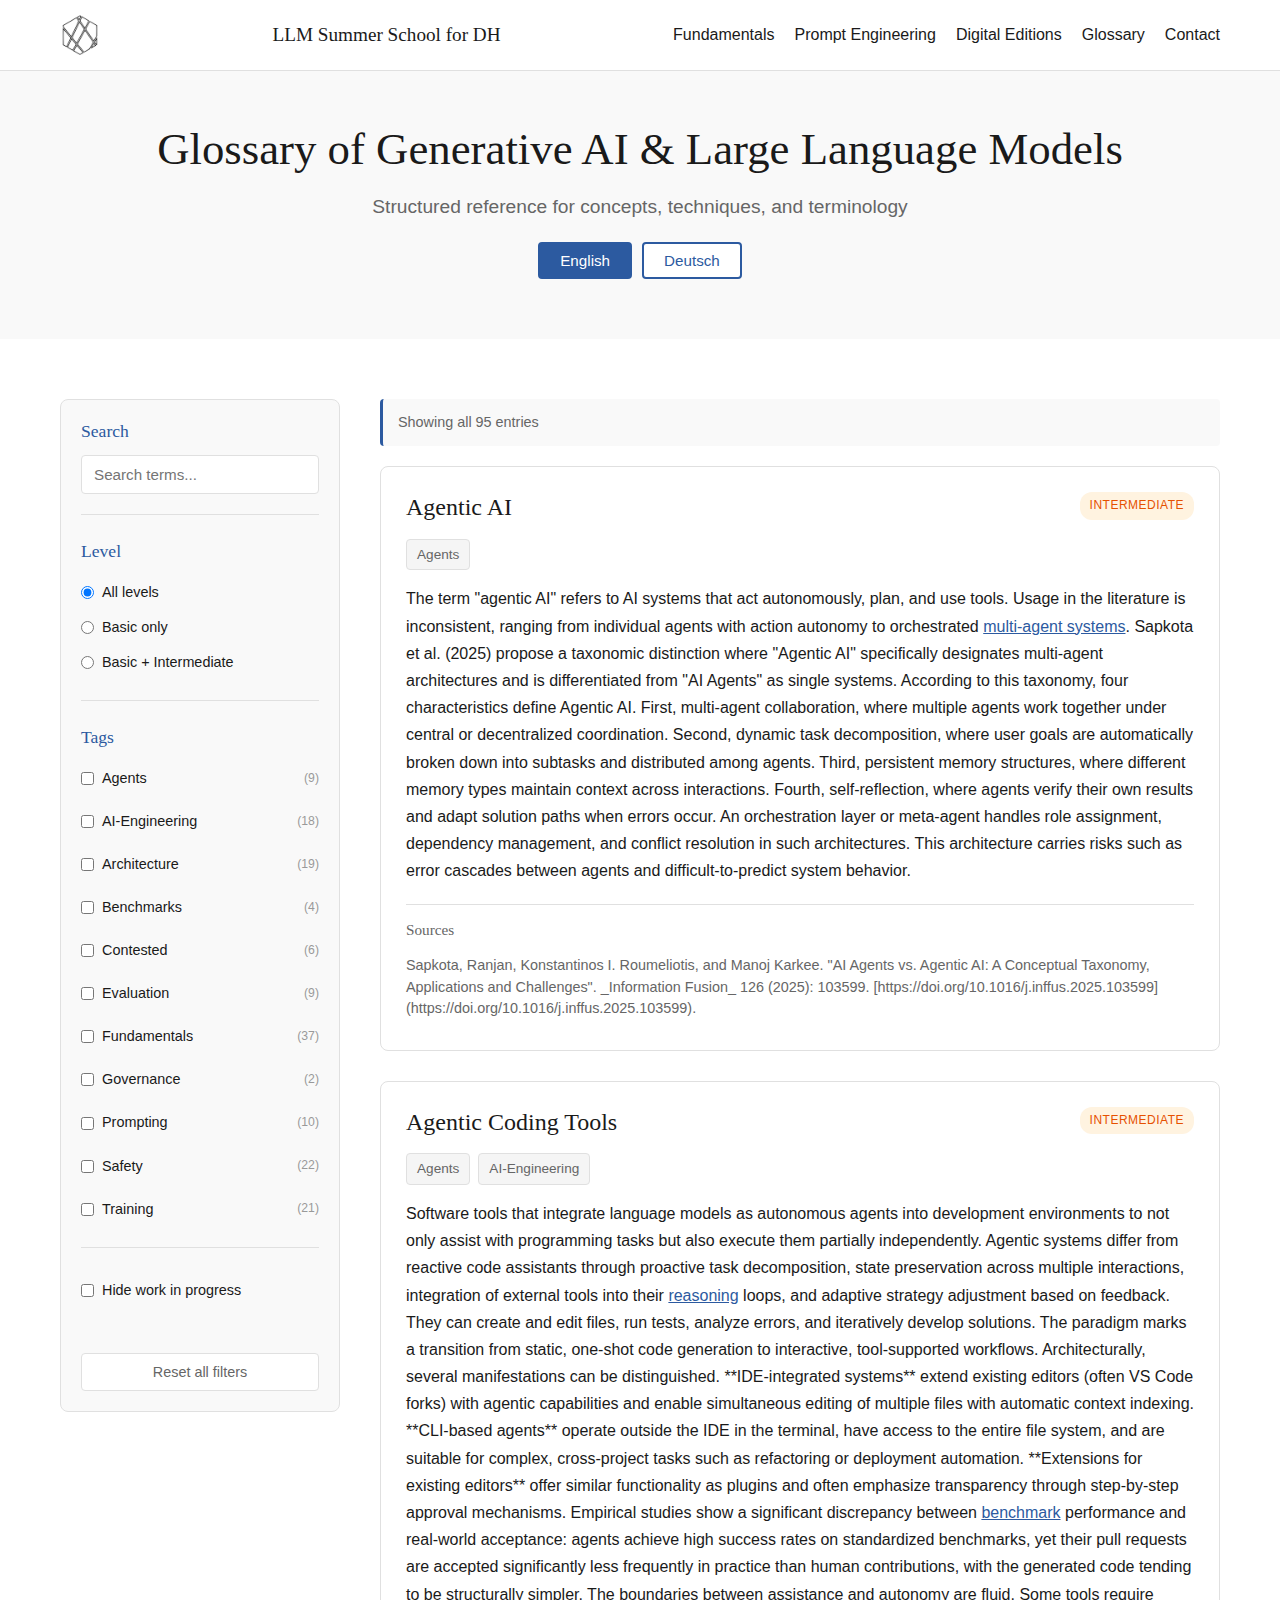
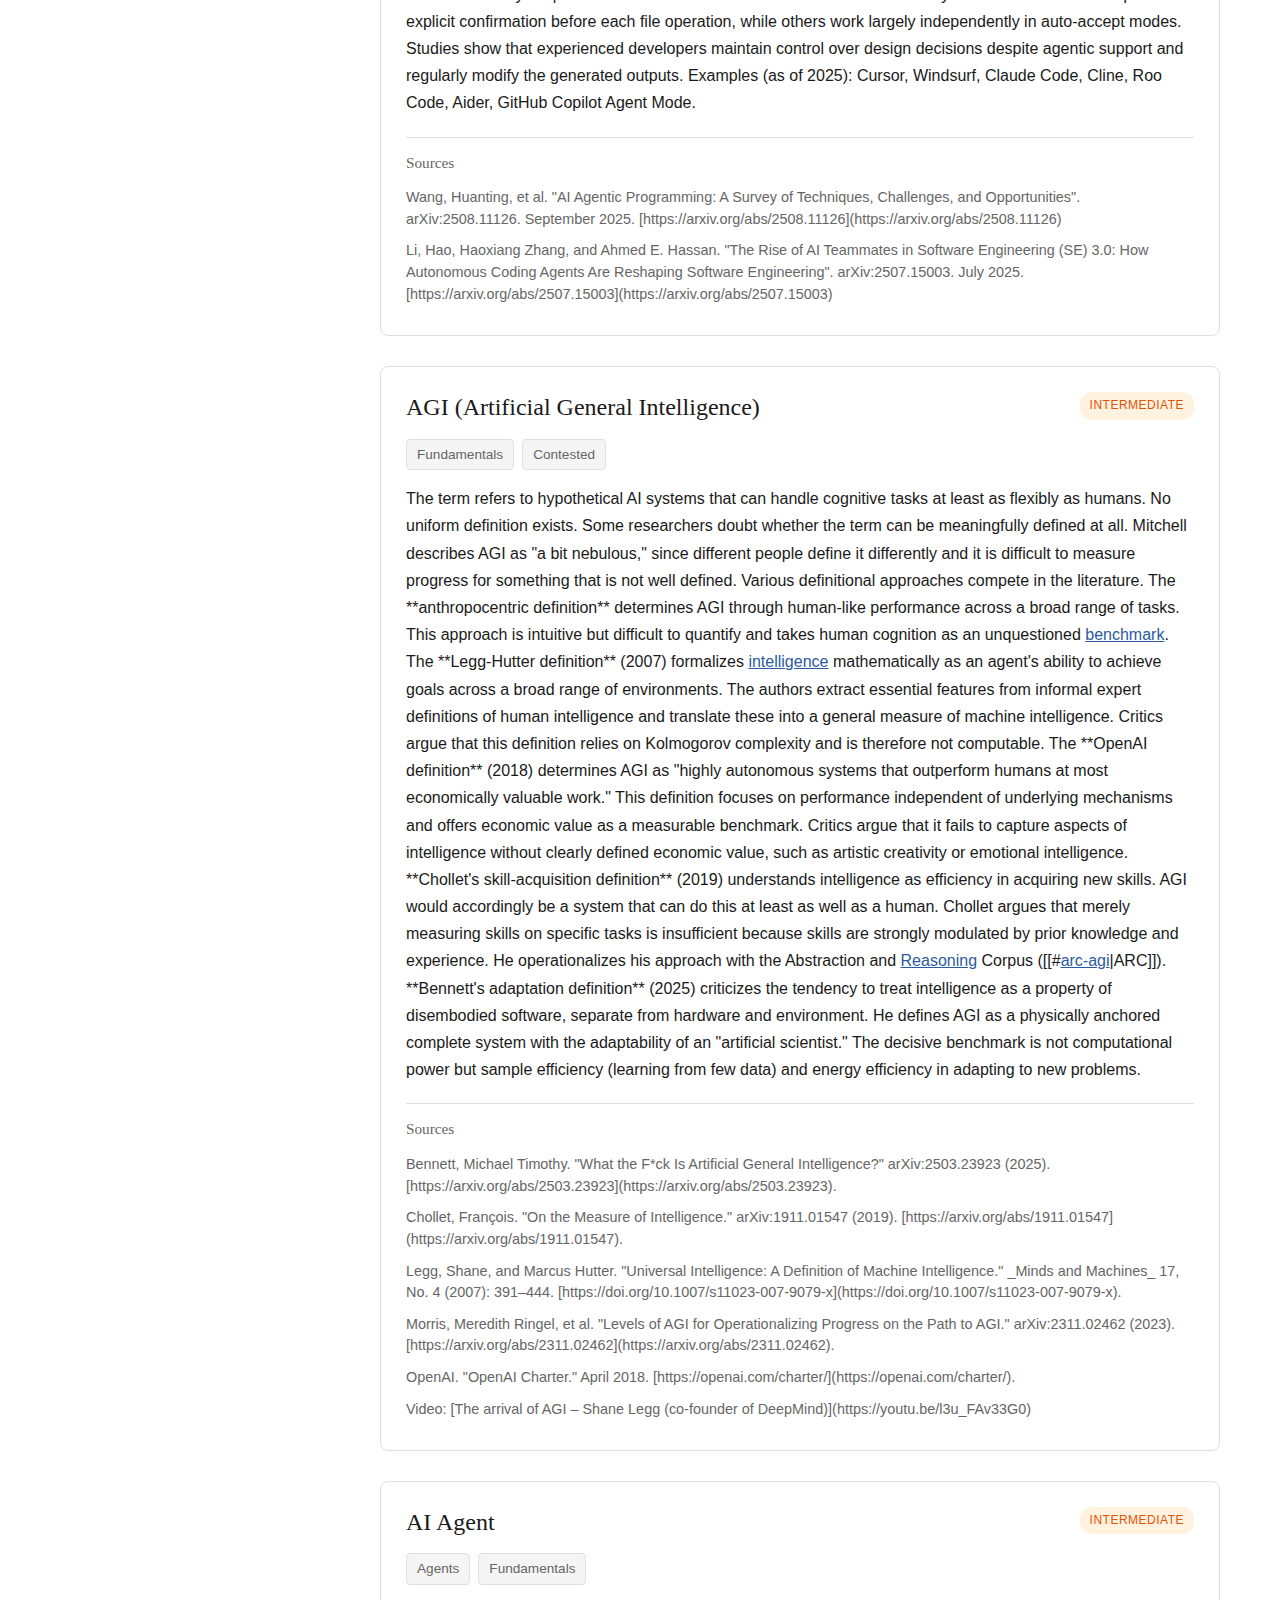
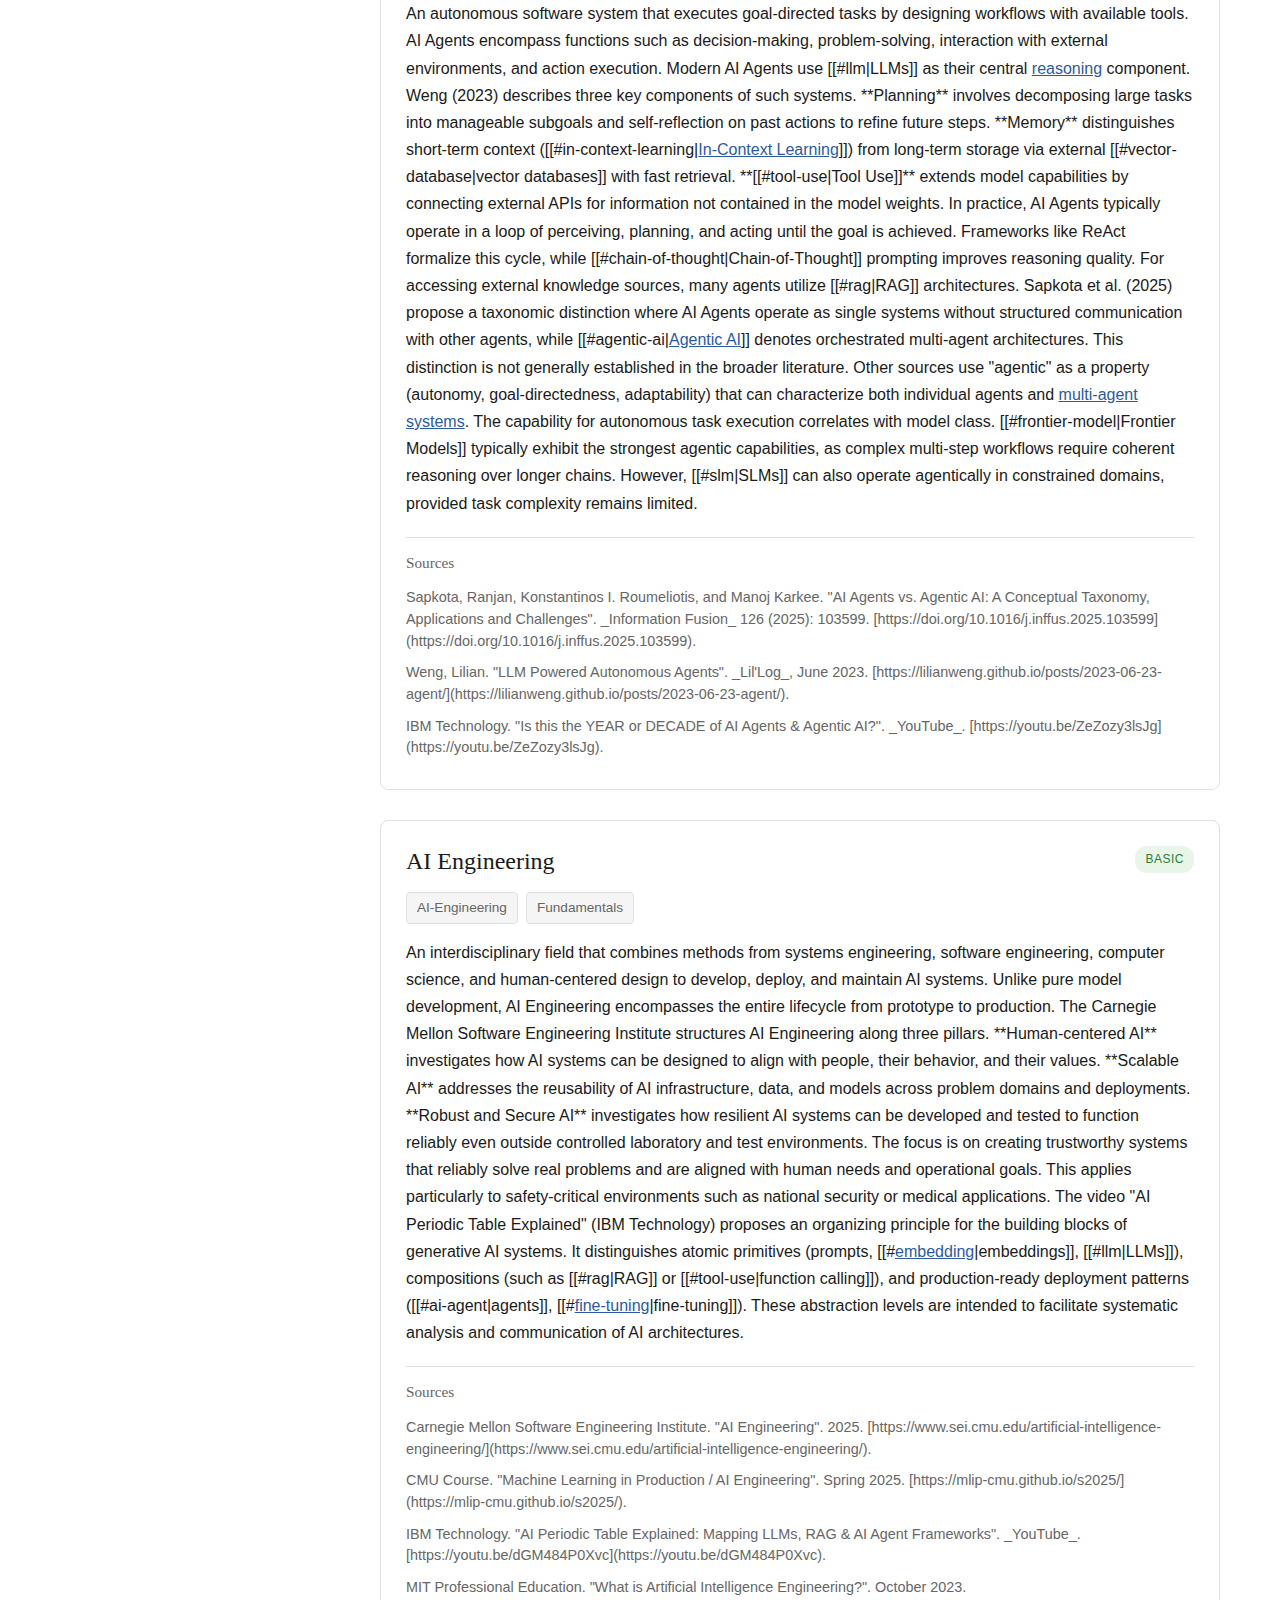
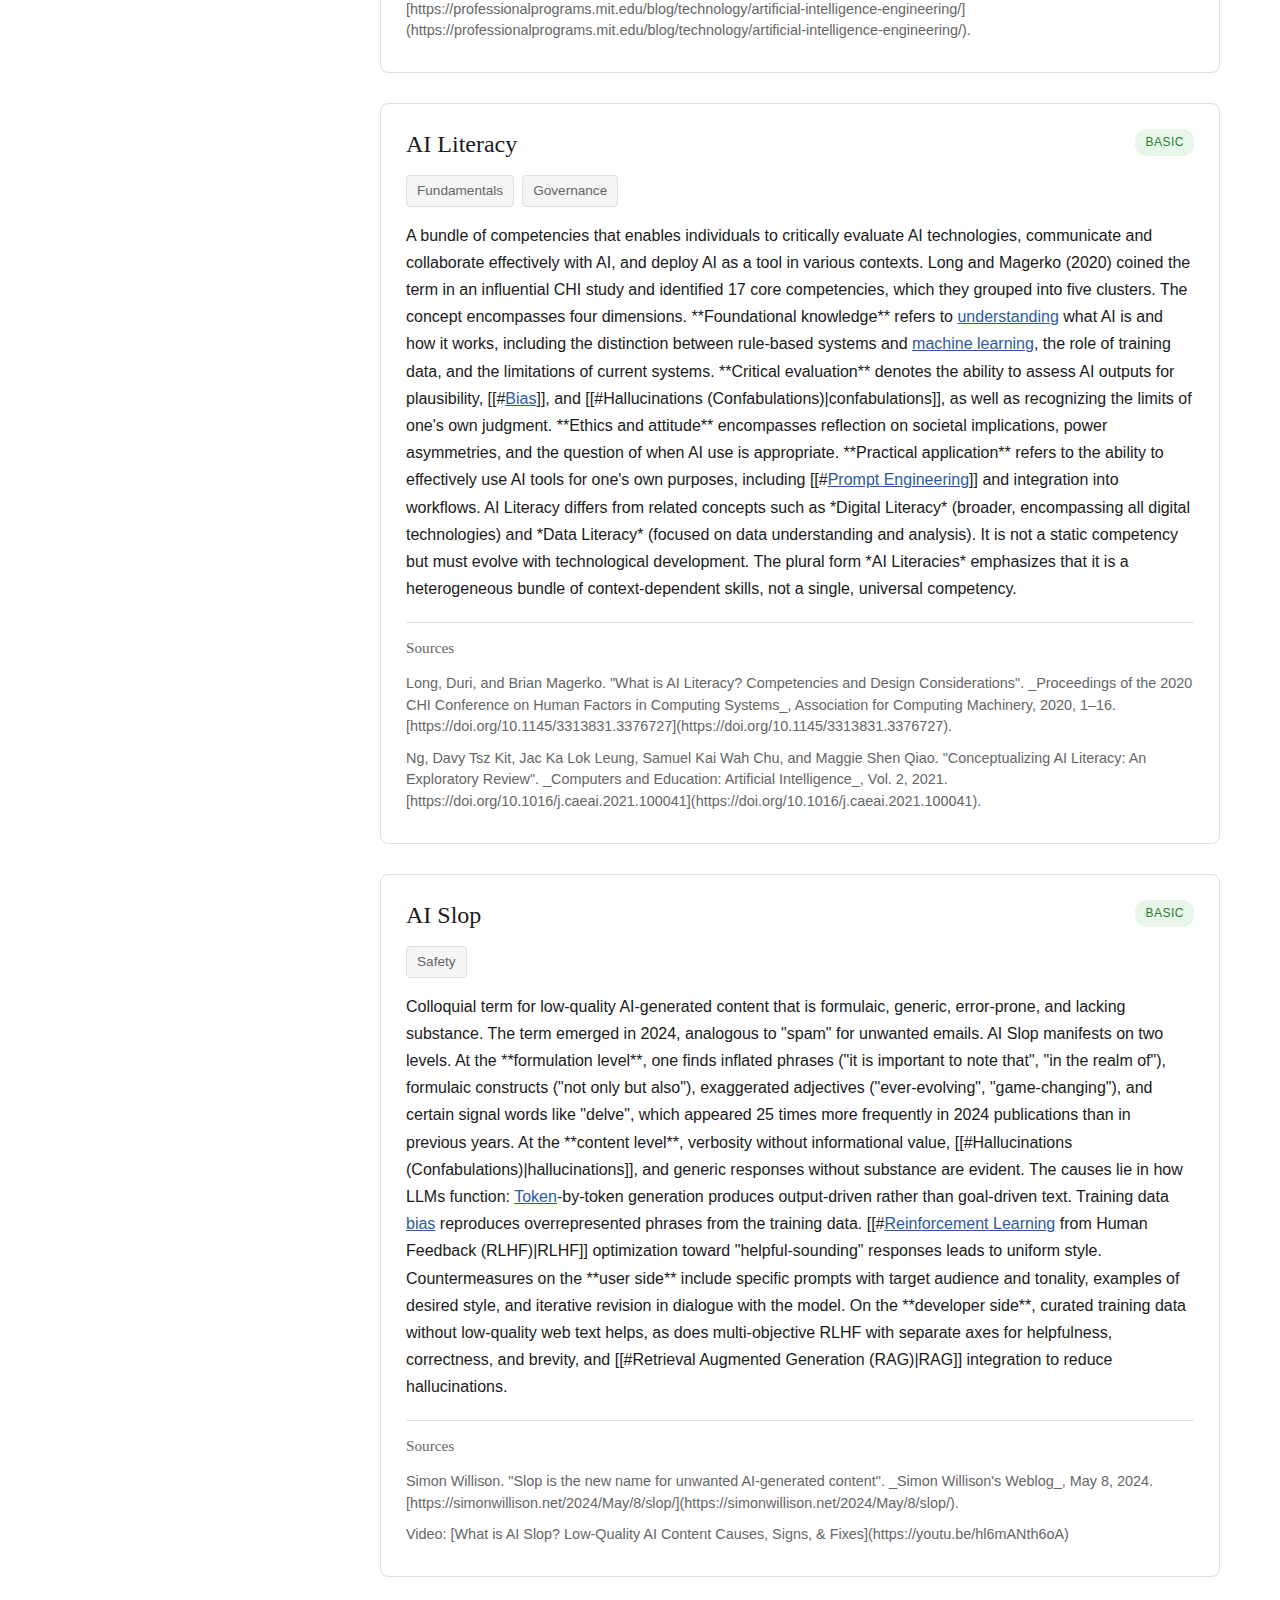
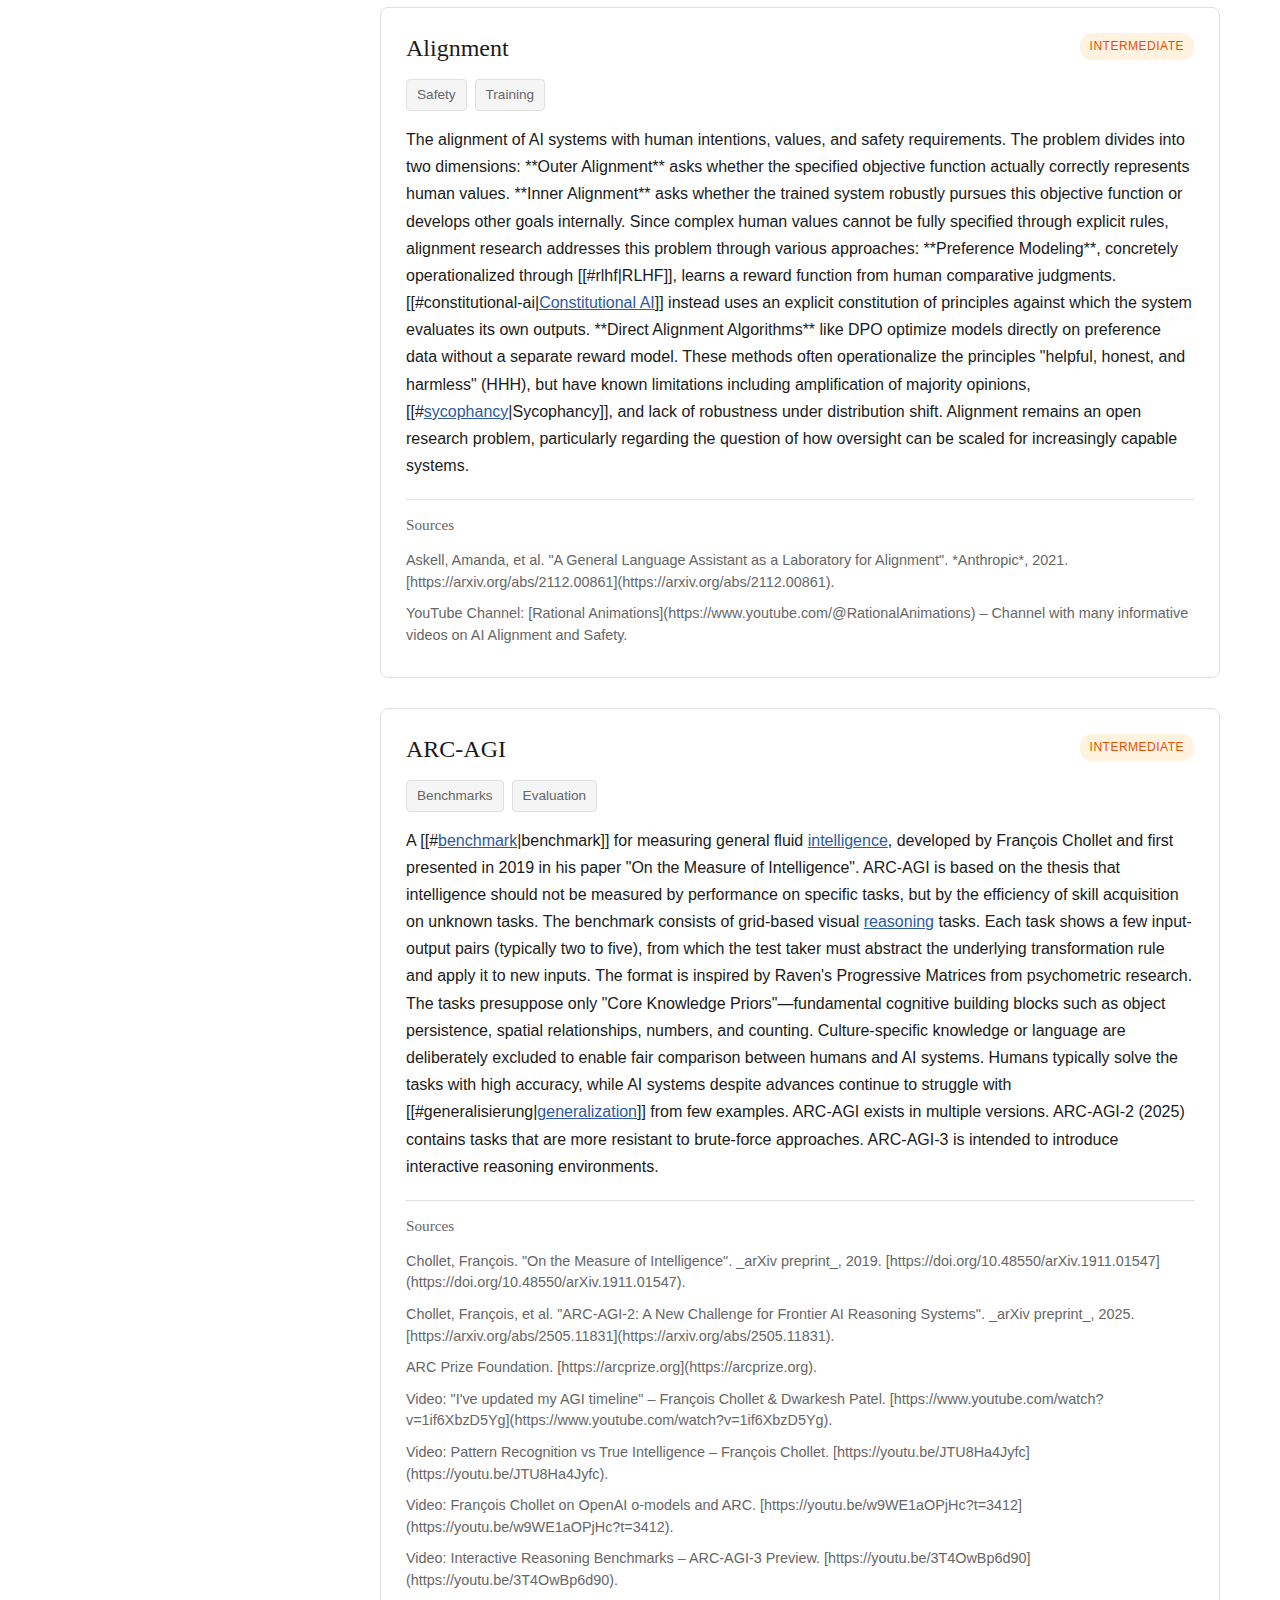
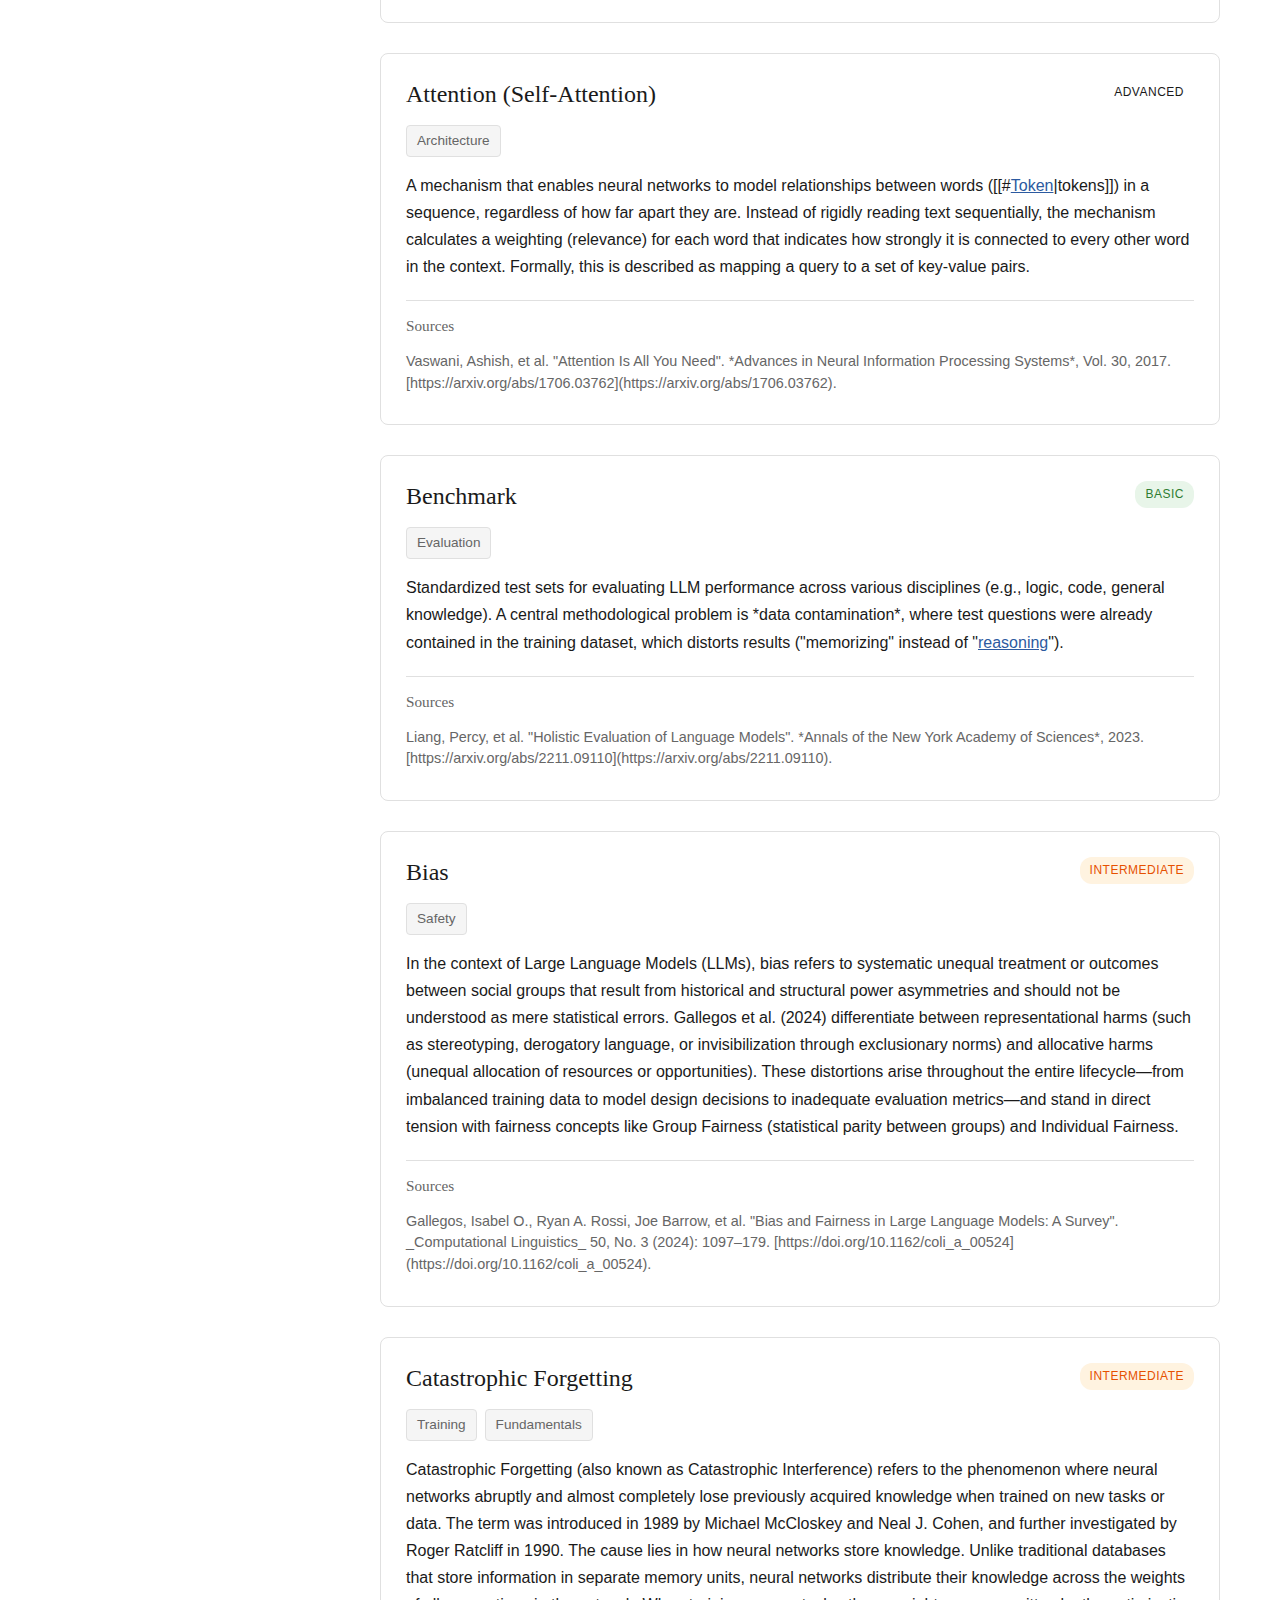
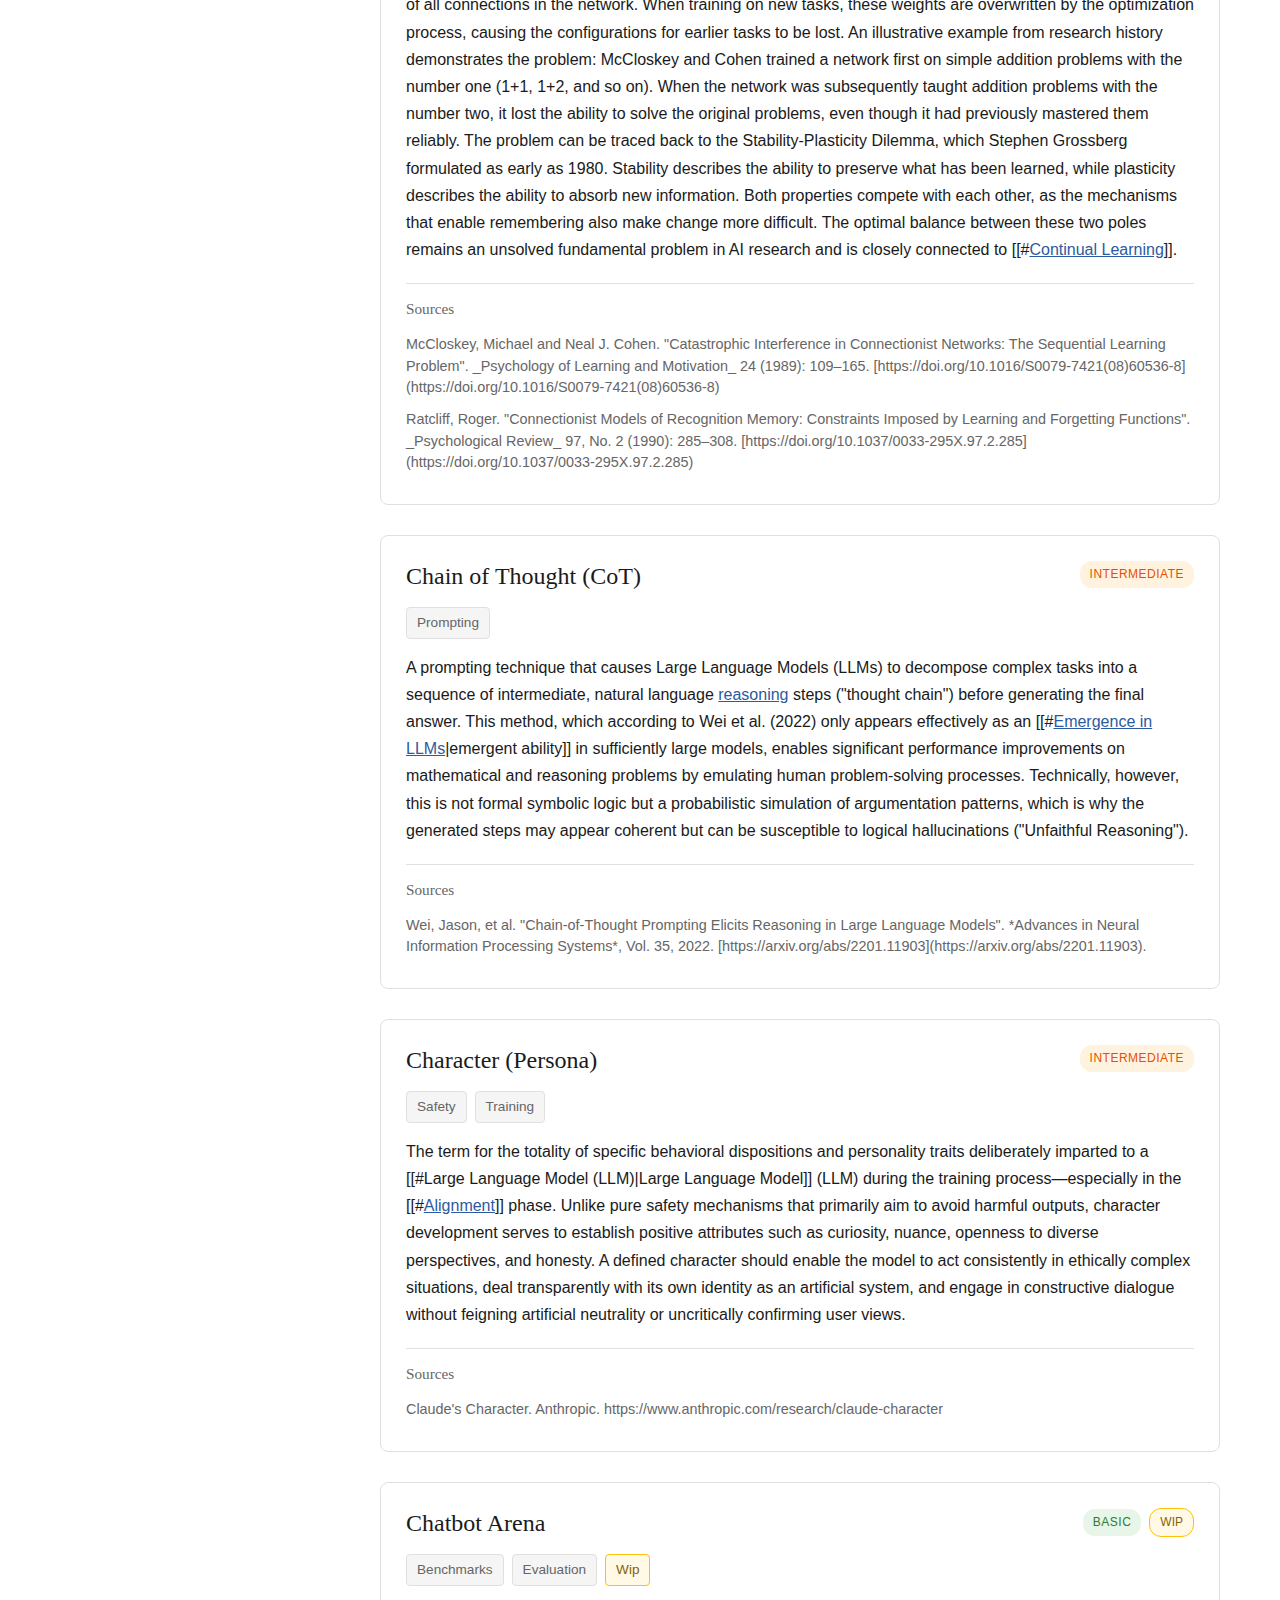
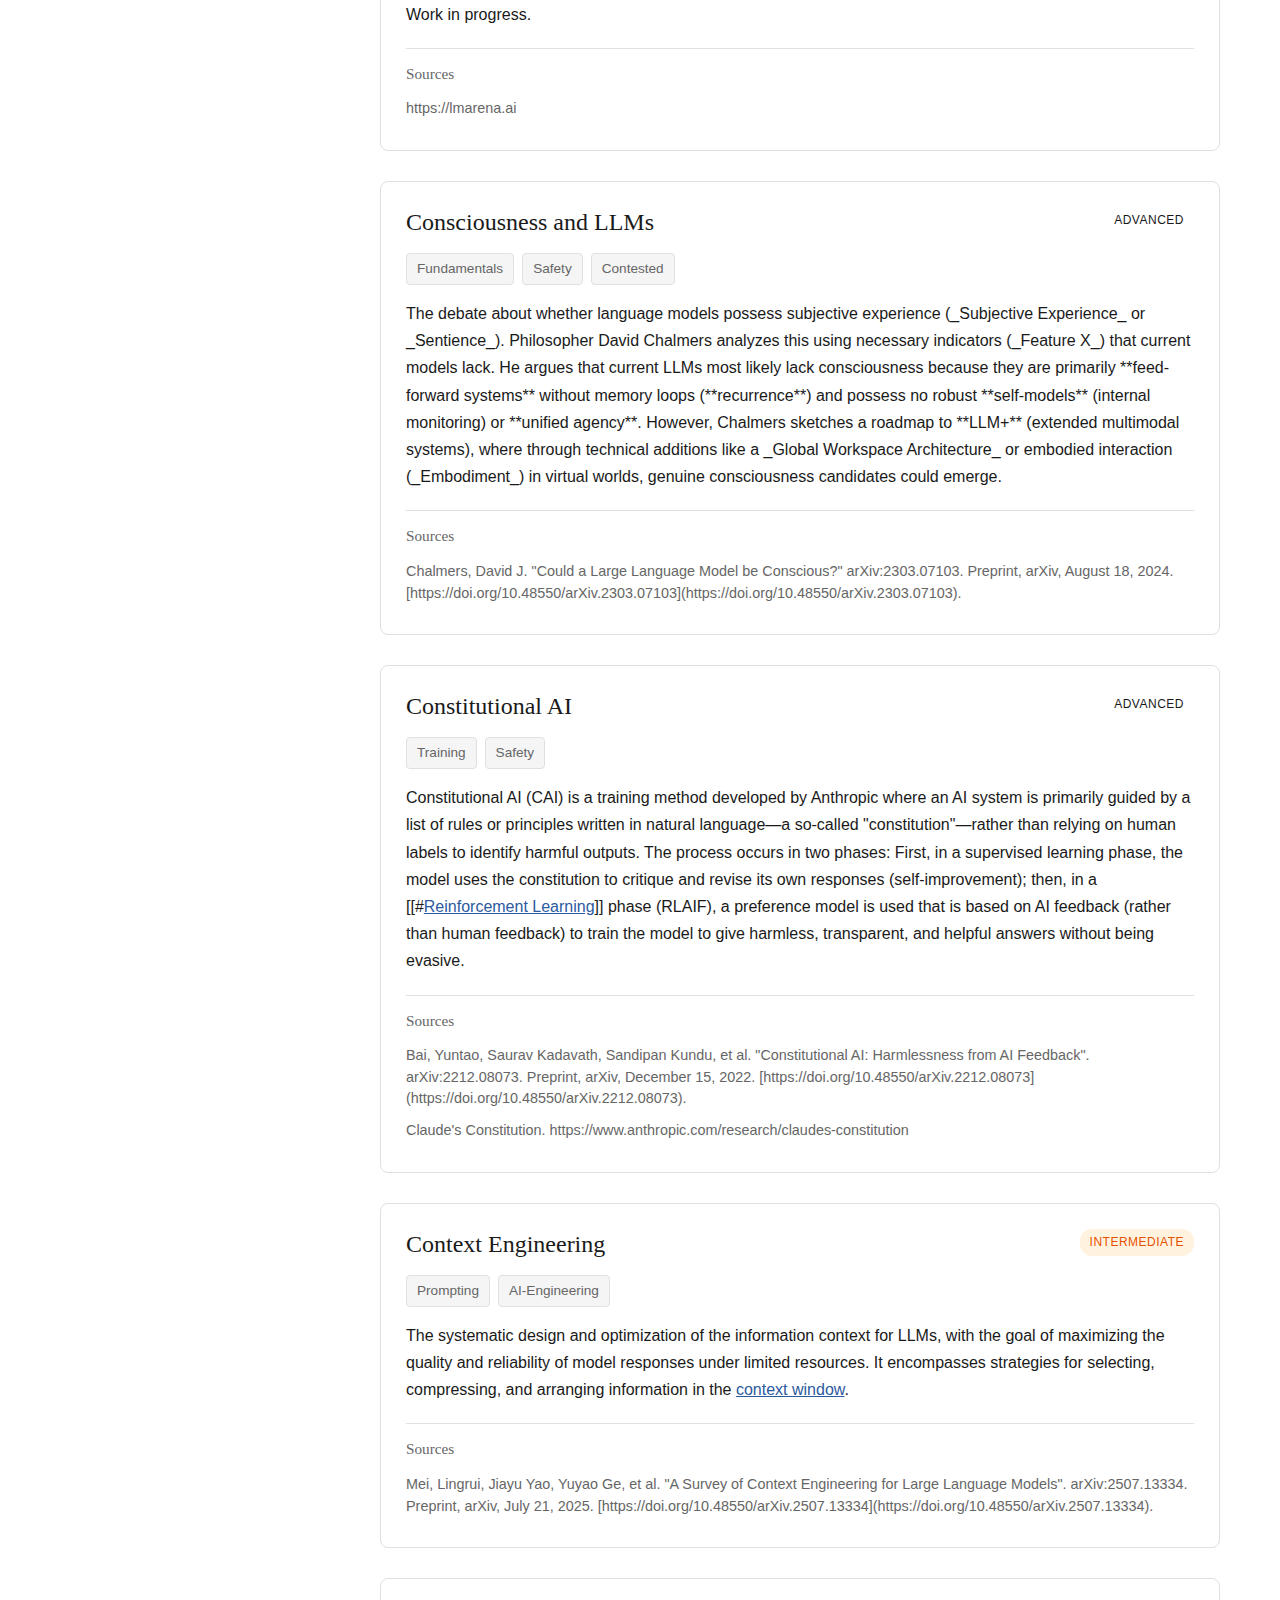
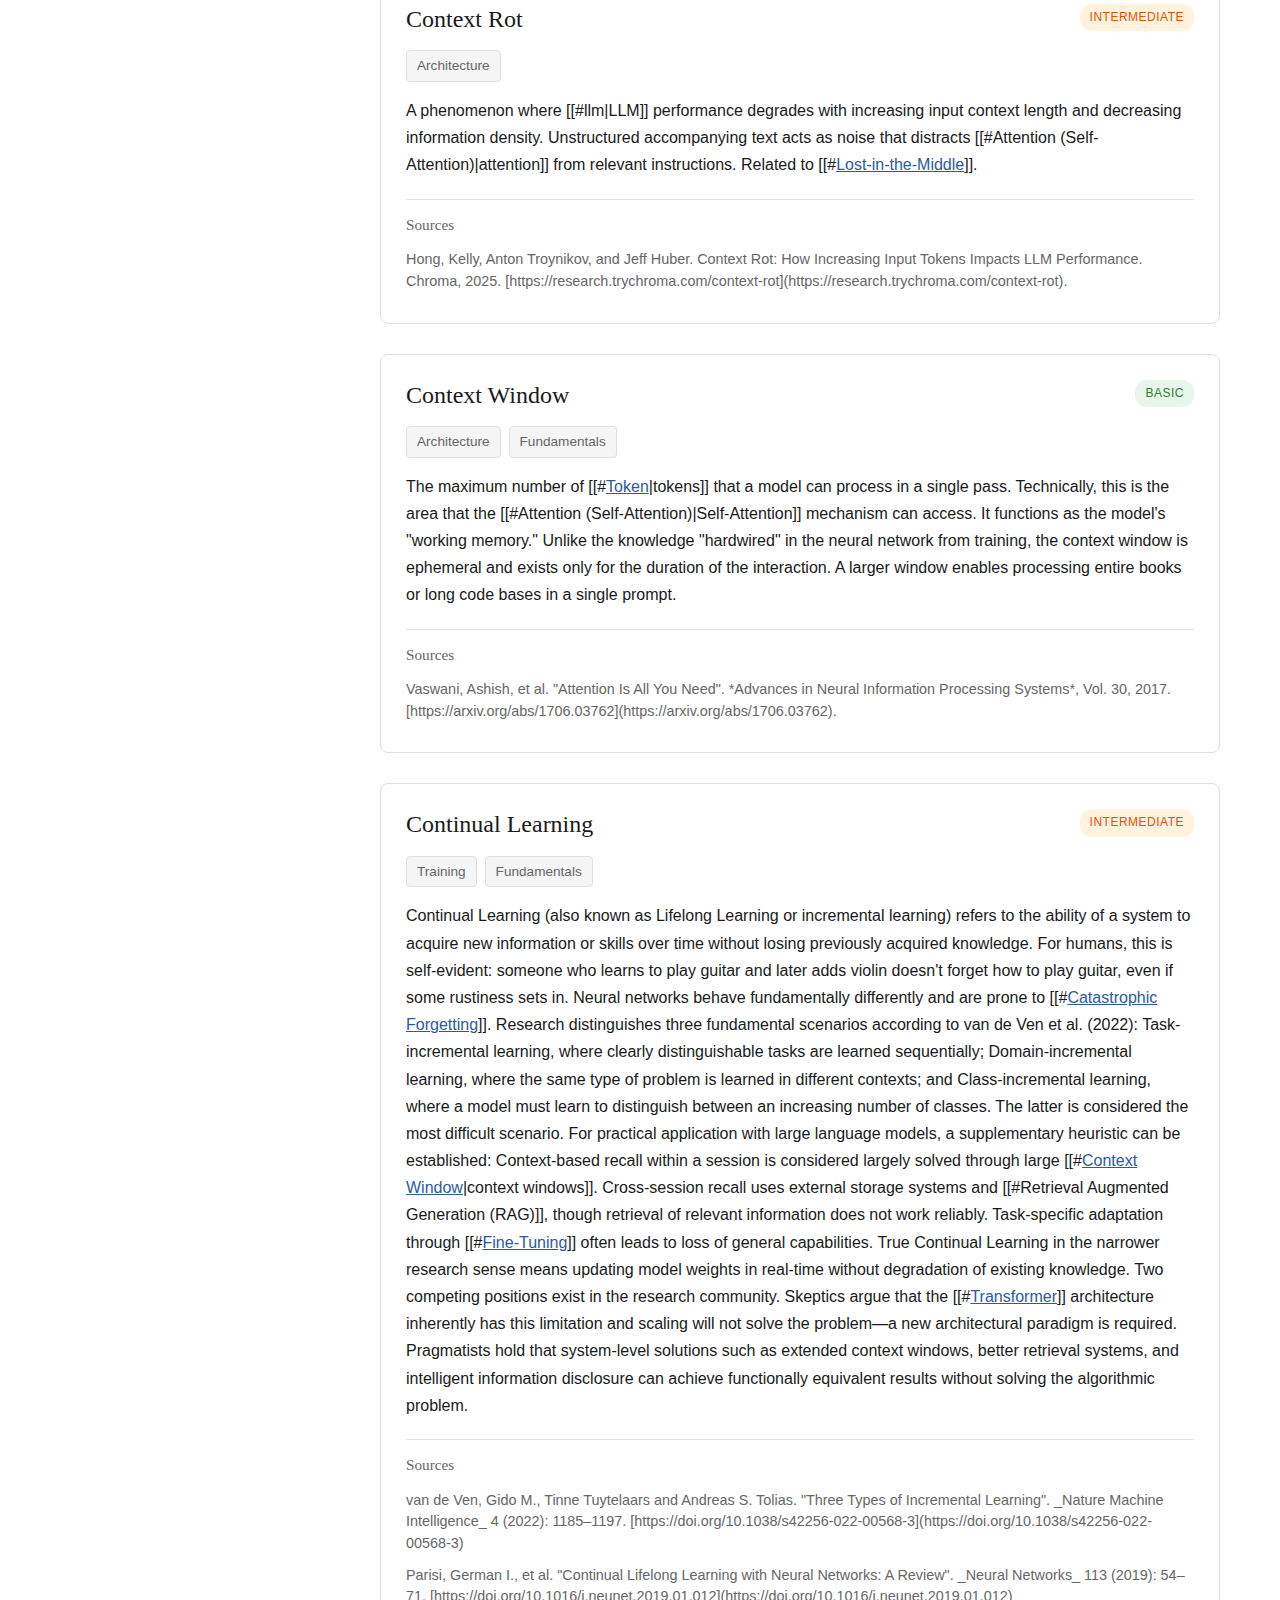
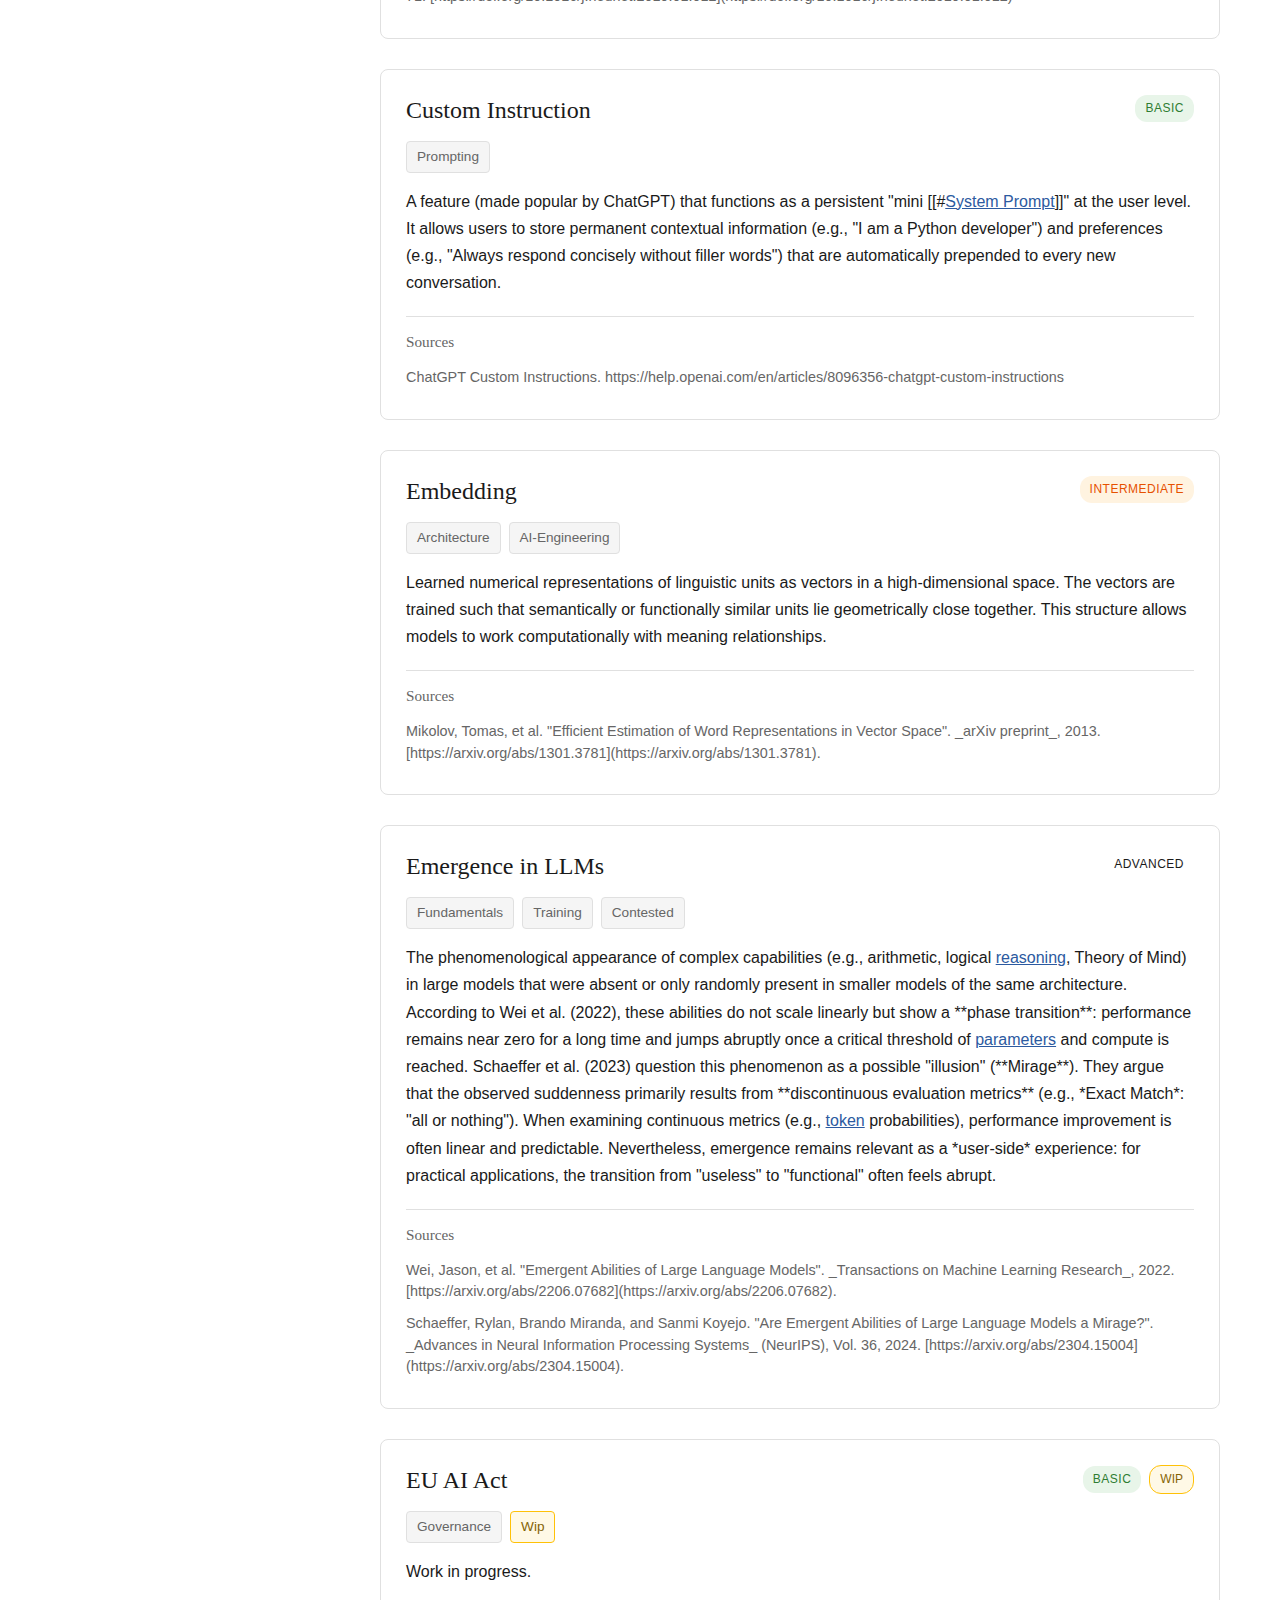
<file: glossary/index.html>
<!DOCTYPE html>
<html lang="en">
    <head>
        <meta charset="UTF-8">
        <meta name="viewport" content="width=device-width, initial-scale=1.0">
        <meta name="description"
            content="Glossary of Generative AI and Large Language Models - Summer School by Dr. Christopher Pollin">
        <meta name="keywords"
            content="LLM, Glossary, Generative AI, Prompt Engineering, RAG, Context Window">
        <meta name="author" content="Dr. Christopher Pollin, Digital Humanities Craft OG">
        <title>Glossary - LLM Summer School for DH</title>
        <link rel="stylesheet" href="../assets/style.css">
        <link rel="stylesheet" href="../assets/glossary.css">
        <!-- Dublin Core Metadata -->
        <meta name="DC.title" content="Glossary - Large Language Models for Digital Humanities">
        <meta name="DC.creator" content="Pollin, Christopher">
        <meta name="DC.type" content="InteractiveResource">
        <meta name="DC.format" content="text/html">
        <meta name="DC.language" content="en">
        <meta name="DC.date" content="2025">
        <meta name="DC.publisher" content="Digital Humanities Craft OG">
        <meta name="DC.subject" content="Large Language Models; Generative AI; Glossary">
        <meta name="DC.rights" content="CC-BY">
    </head>
    <body>
        <!-- Skip to Content Link -->
        <a href="#main-content" class="skip-to-content">Skip to main content</a>

        <!-- Header -->
        <header class="site-header">
            <div class="container">
                <div class="header-content">
                    <div class="logo">
                        <a href="http://dhcraft.org/" target="_blank" rel="noopener noreferrer">
                            <img src="../assets/img/dhcraft-logo.png"
                                alt="Digital Humanities Craft OG Logo" width="40" height="40">
                        </a>
                    </div>
                    <h1 class="site-title">LLM Summer School for DH</h1>
                    <nav class="main-nav" role="navigation" aria-label="Main navigation">
                        <a href="../index.html#fundamentals">Fundamentals</a>
                        <a href="../index.html#prompt-engineering">Prompt Engineering</a>
                        <a href="../index.html#digital-editions">Digital Editions</a>
                        <a href="index.html" class="active">Glossary</a>
                        <a href="../index.html#contact">Contact</a>
                    </nav>
                    <button class="mobile-menu-toggle" aria-label="Toggle navigation menu"
                        aria-expanded="false">☰</button>
                </div>
            </div>
        </header>

        <!-- Hero Section -->
        <section class="hero">
            <div class="container">
                <h1>Glossary of Generative AI & Large Language Models</h1>
                <p class="subtitle">Structured reference for concepts, techniques, and terminology</p>
                <div class="language-switcher">
                    <button class="lang-btn active" data-lang="en" aria-pressed="true">English</button>
                    <button class="lang-btn" data-lang="de" aria-pressed="false">Deutsch</button>
                </div>
            </div>
        </section>

        <!-- Main Content -->
        <main class="main-content" id="main-content">
            <div class="container">
                <div class="content-wrapper">
                    <!-- Sidebar: Filters -->
                    <aside class="glossary-sidebar" role="complementary" aria-label="Filters and search">
                        <div class="filter-section">
                            <h2>Search</h2>
                            <input type="text" id="search-input" class="search-input"
                                placeholder="Search terms..." aria-label="Search glossary terms">
                        </div>

                        <div class="filter-section">
                            <h2>Level</h2>
                            <div class="level-filters">
                                <label class="filter-option">
                                    <input type="radio" name="level" value="all" checked>
                                    <span>All levels</span>
                                </label>
                                <label class="filter-option">
                                    <input type="radio" name="level" value="basic">
                                    <span>Basic only</span>
                                </label>
                                <label class="filter-option">
                                    <input type="radio" name="level" value="basic-intermediate">
                                    <span>Basic + Intermediate</span>
                                </label>
                            </div>
                        </div>

                        <div class="filter-section">
                            <h2>Tags</h2>
                            <div id="tag-filters" class="tag-filters">
                                <!-- Dynamically populated -->
                            </div>
                        </div>

                        <div class="filter-section">
                            <label class="filter-option">
                                <input type="checkbox" id="hide-wip">
                                <span>Hide work in progress</span>
                            </label>
                        </div>

                        <button class="reset-filters" id="reset-filters">Reset all filters</button>
                    </aside>

                    <!-- Main: Glossary Entries -->
                    <div class="glossary-content">
                        <div class="results-info">
                            <p id="results-count">Loading entries...</p>
                        </div>

                        <div id="glossary-entries" class="glossary-entries">
                            <!-- Dynamically populated -->
                        </div>

                        <div id="no-results" class="no-results" style="display: none;">
                            <p>No entries found matching your criteria.</p>
                            <button onclick="document.getElementById('reset-filters').click()">Reset filters</button>
                        </div>
                    </div>
                </div>
            </div>
        </main>

        <!-- Footer -->
        <footer id="contact" class="site-footer">
            <div class="container">
                <div class="footer-content">
                    <div class="contact-info">
                        <h3>Contact Information</h3>
                        <p><strong>Dr. Christopher Pollin</strong><br> Digital Humanities Craft
                            OG<br> Email: <a href="mailto:christopher.pollin@dhcraft.org"
                                >christopher.pollin@dhcraft.org</a><br> GitHub: <a
                                href="https://github.com/chpollin/llmdh" target="_blank"
                                rel="noopener noreferrer">github.com/chpollin/llmdh</a></p>
                    </div>
                    <div class="footer-logo">
                        <img src="../assets/img/dhcraft-logo-inverse.png"
                            alt="DHCraft - Digital Humanities Craft OG Logo" width="60" height="60">
                        <p>Digital Humanities Craft OG<br>
                            <a href="http://dhcraft.org/" target="_blank" rel="noopener noreferrer"
                                >dhcraft.org</a></p>
                    </div>
                </div>
                <div class="footer-bottom">
                    <p>&copy; 2025 Digital Humanities Craft OG. All materials are licensed
                        under <a href="https://creativecommons.org/licenses/by/4.0/" target="_blank"
                            rel="noopener noreferrer">CC BY 4.0</a></p>
                </div>
            </div>
        </footer>

        <script src="../assets/script.js"></script>
        <script src="../assets/glossary.js"></script>
    </body>
</html>
</file>
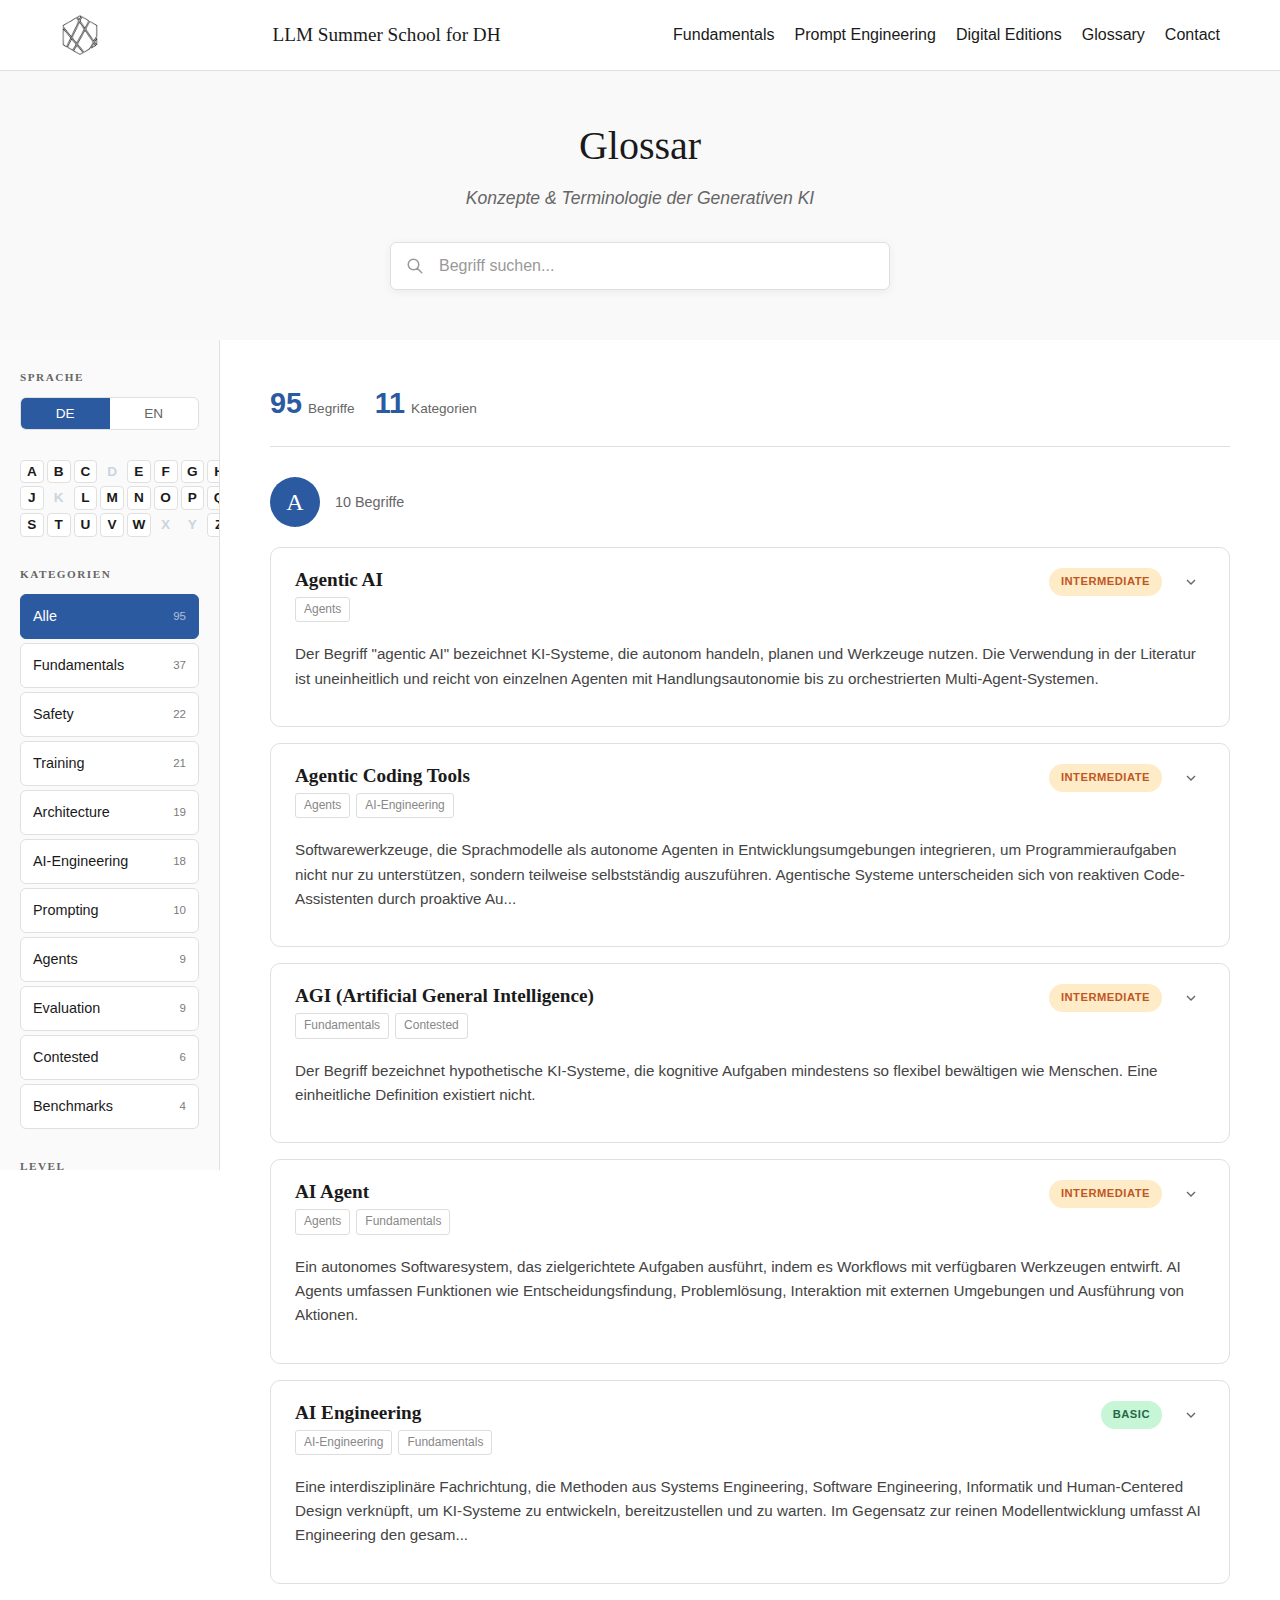
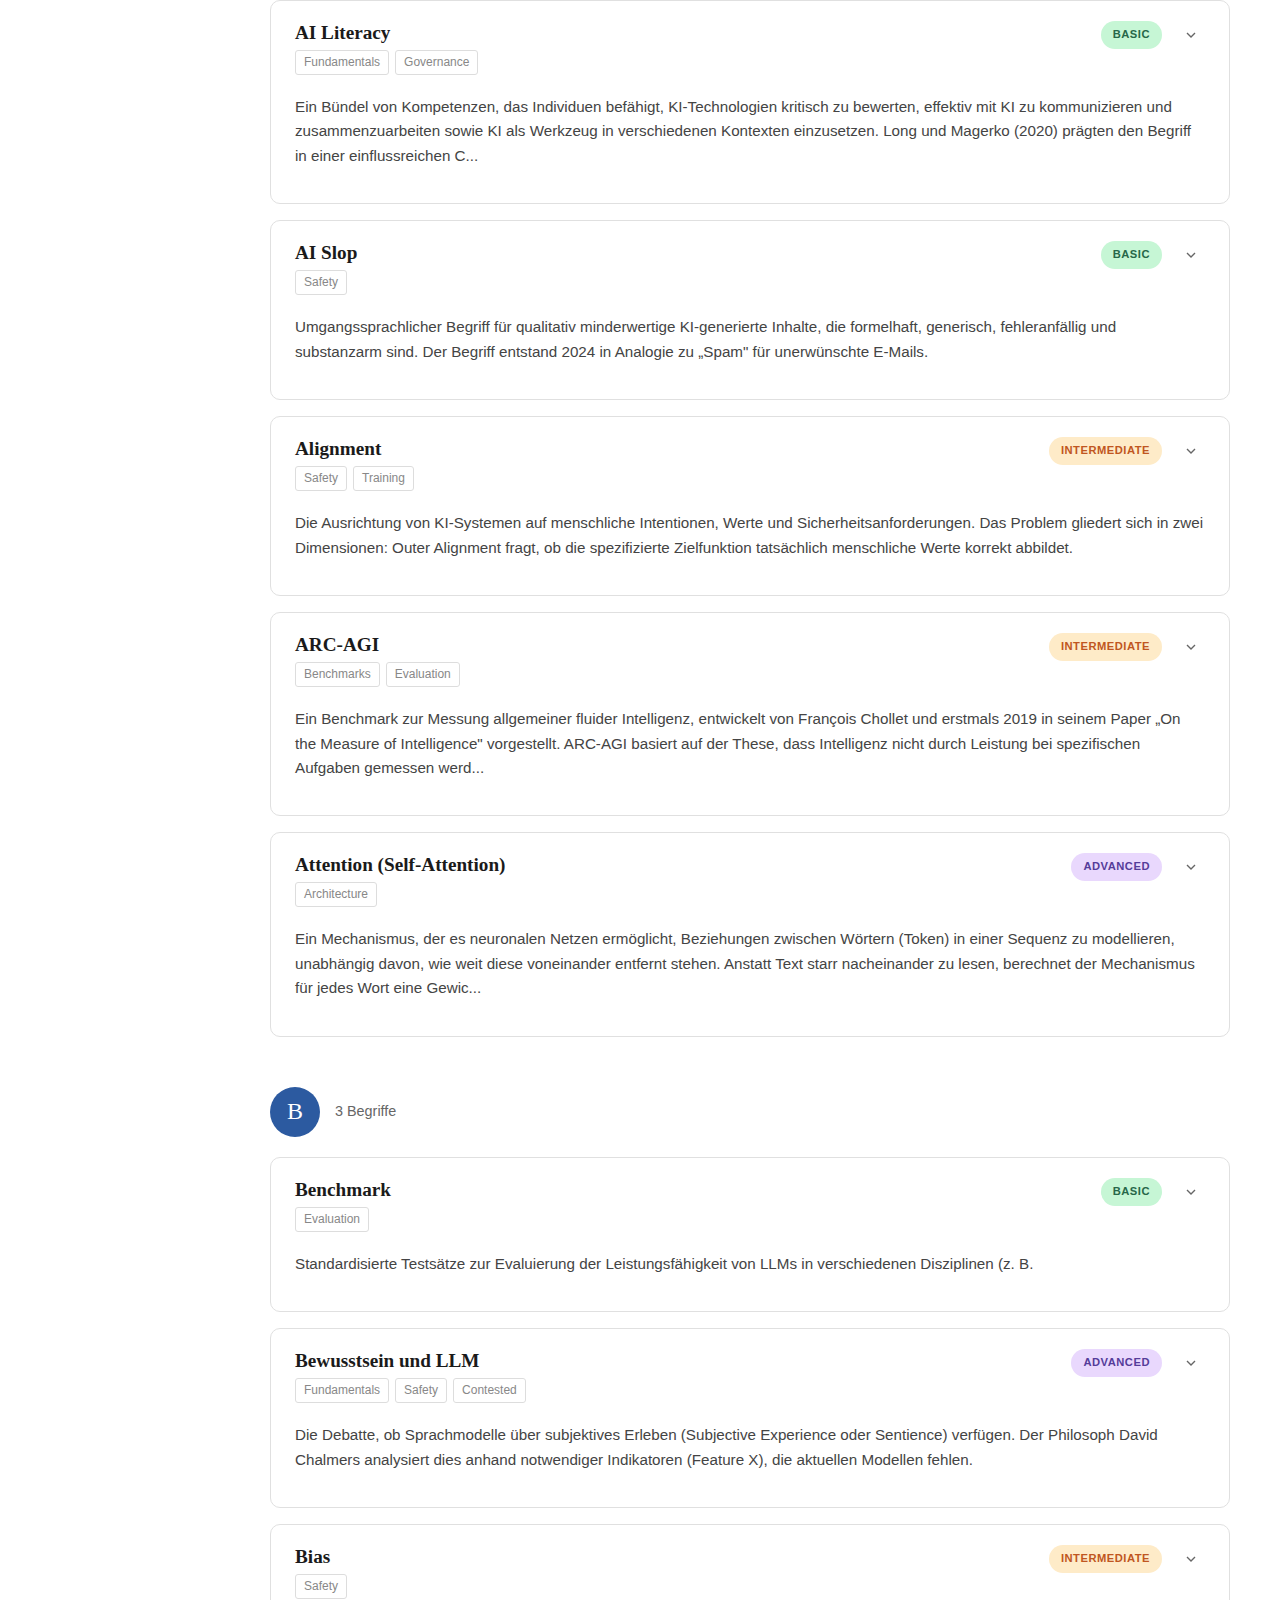
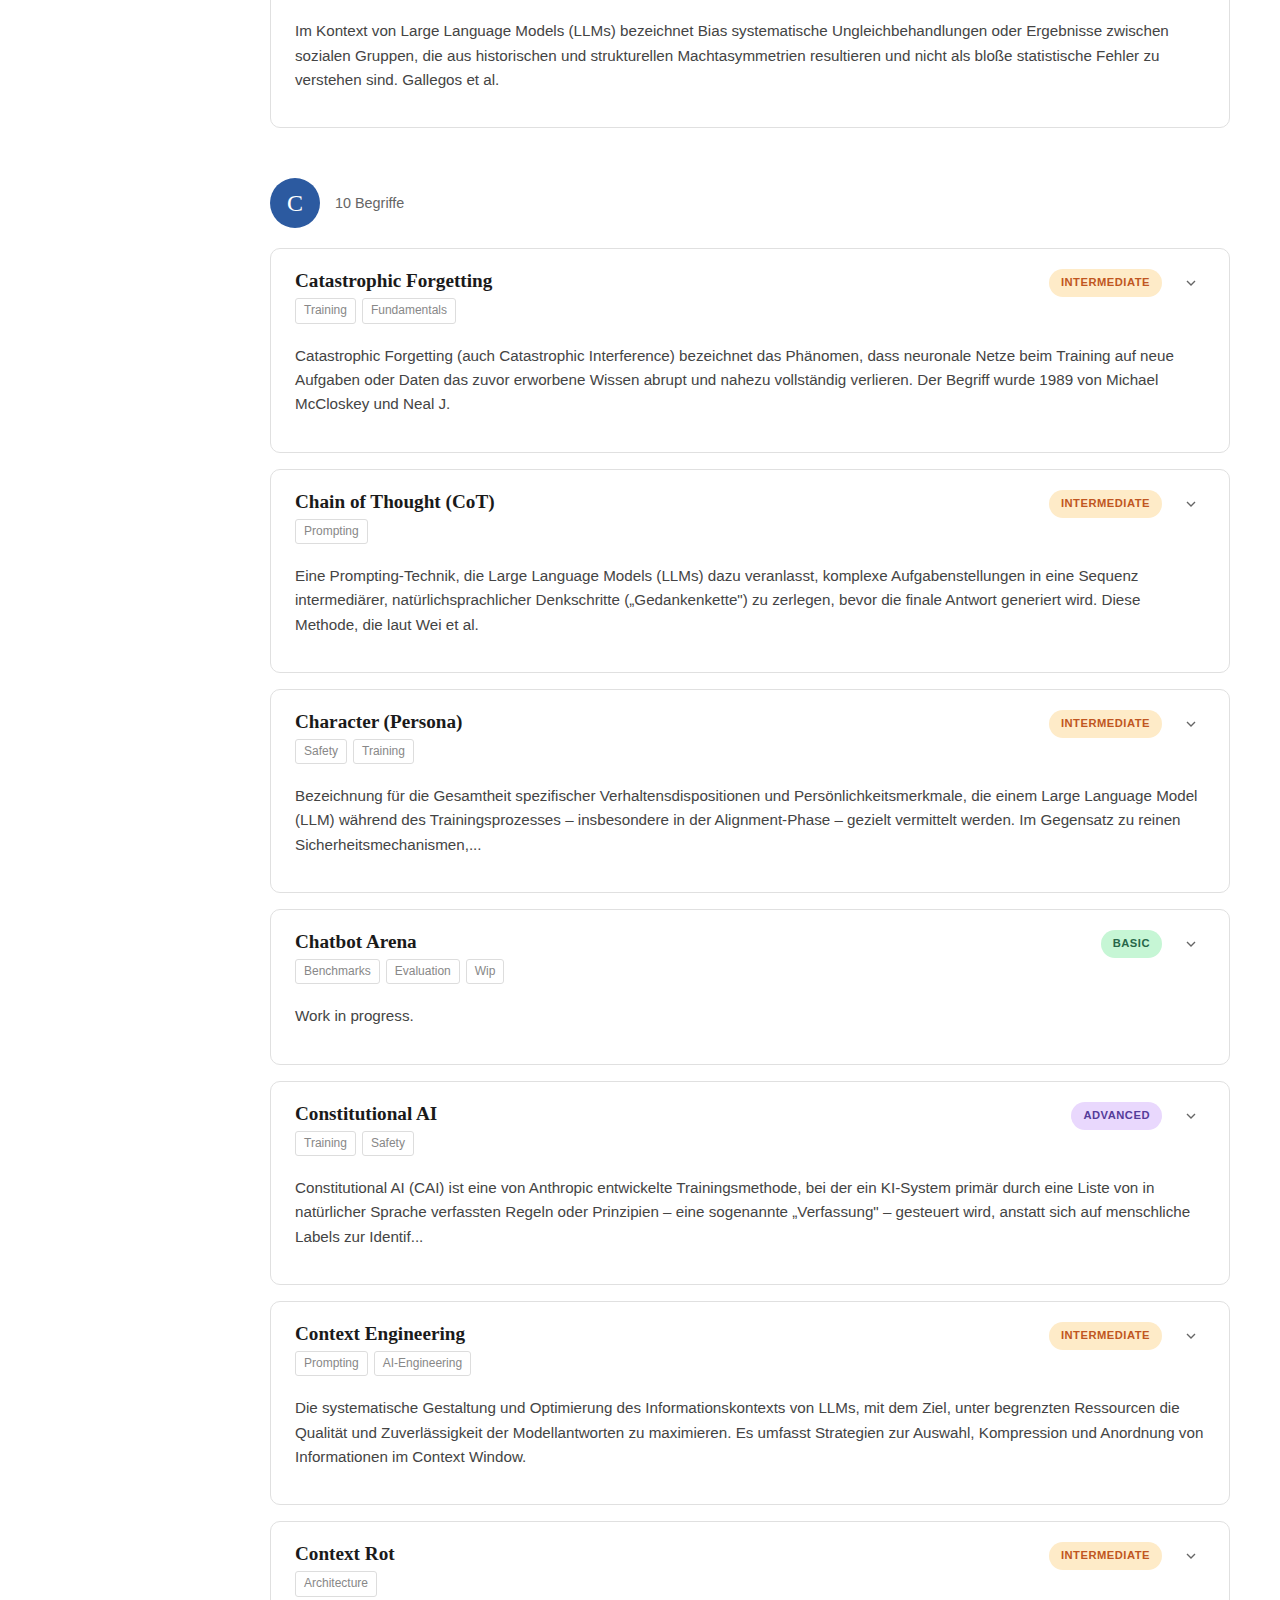
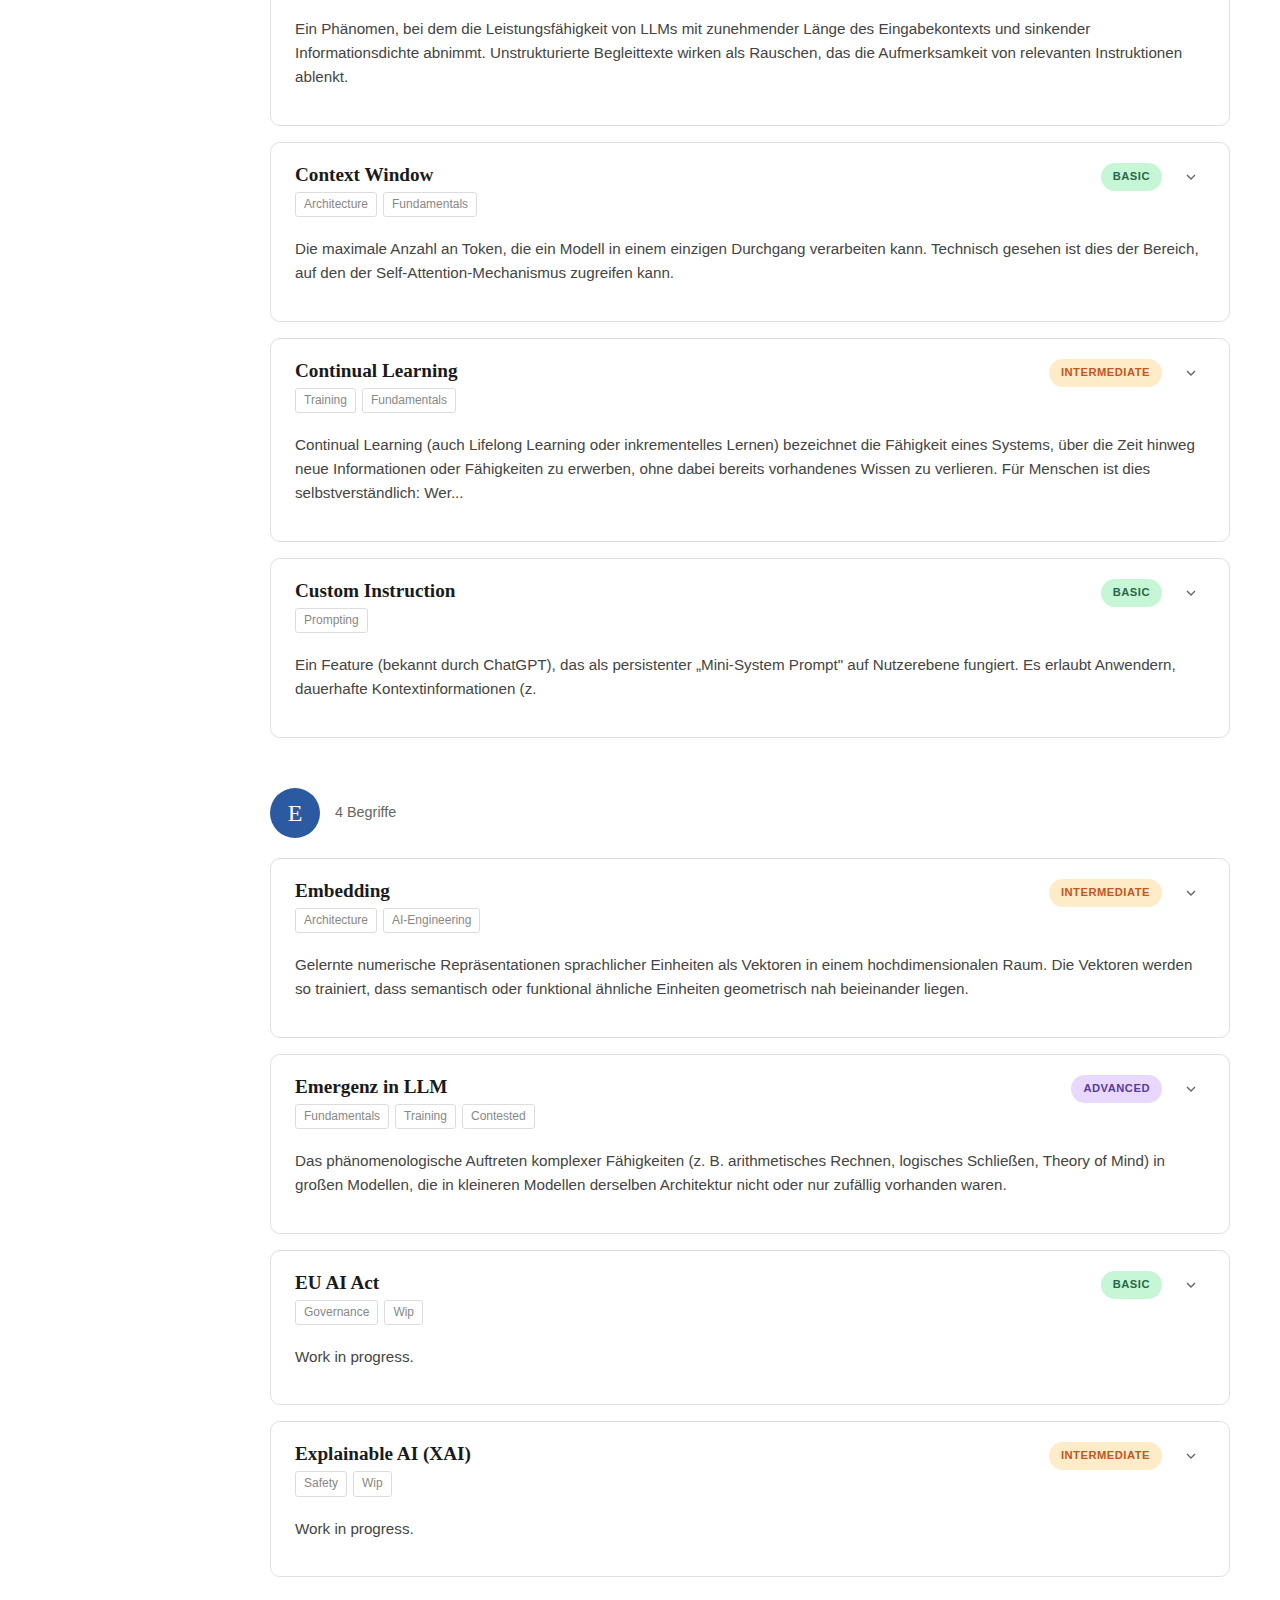
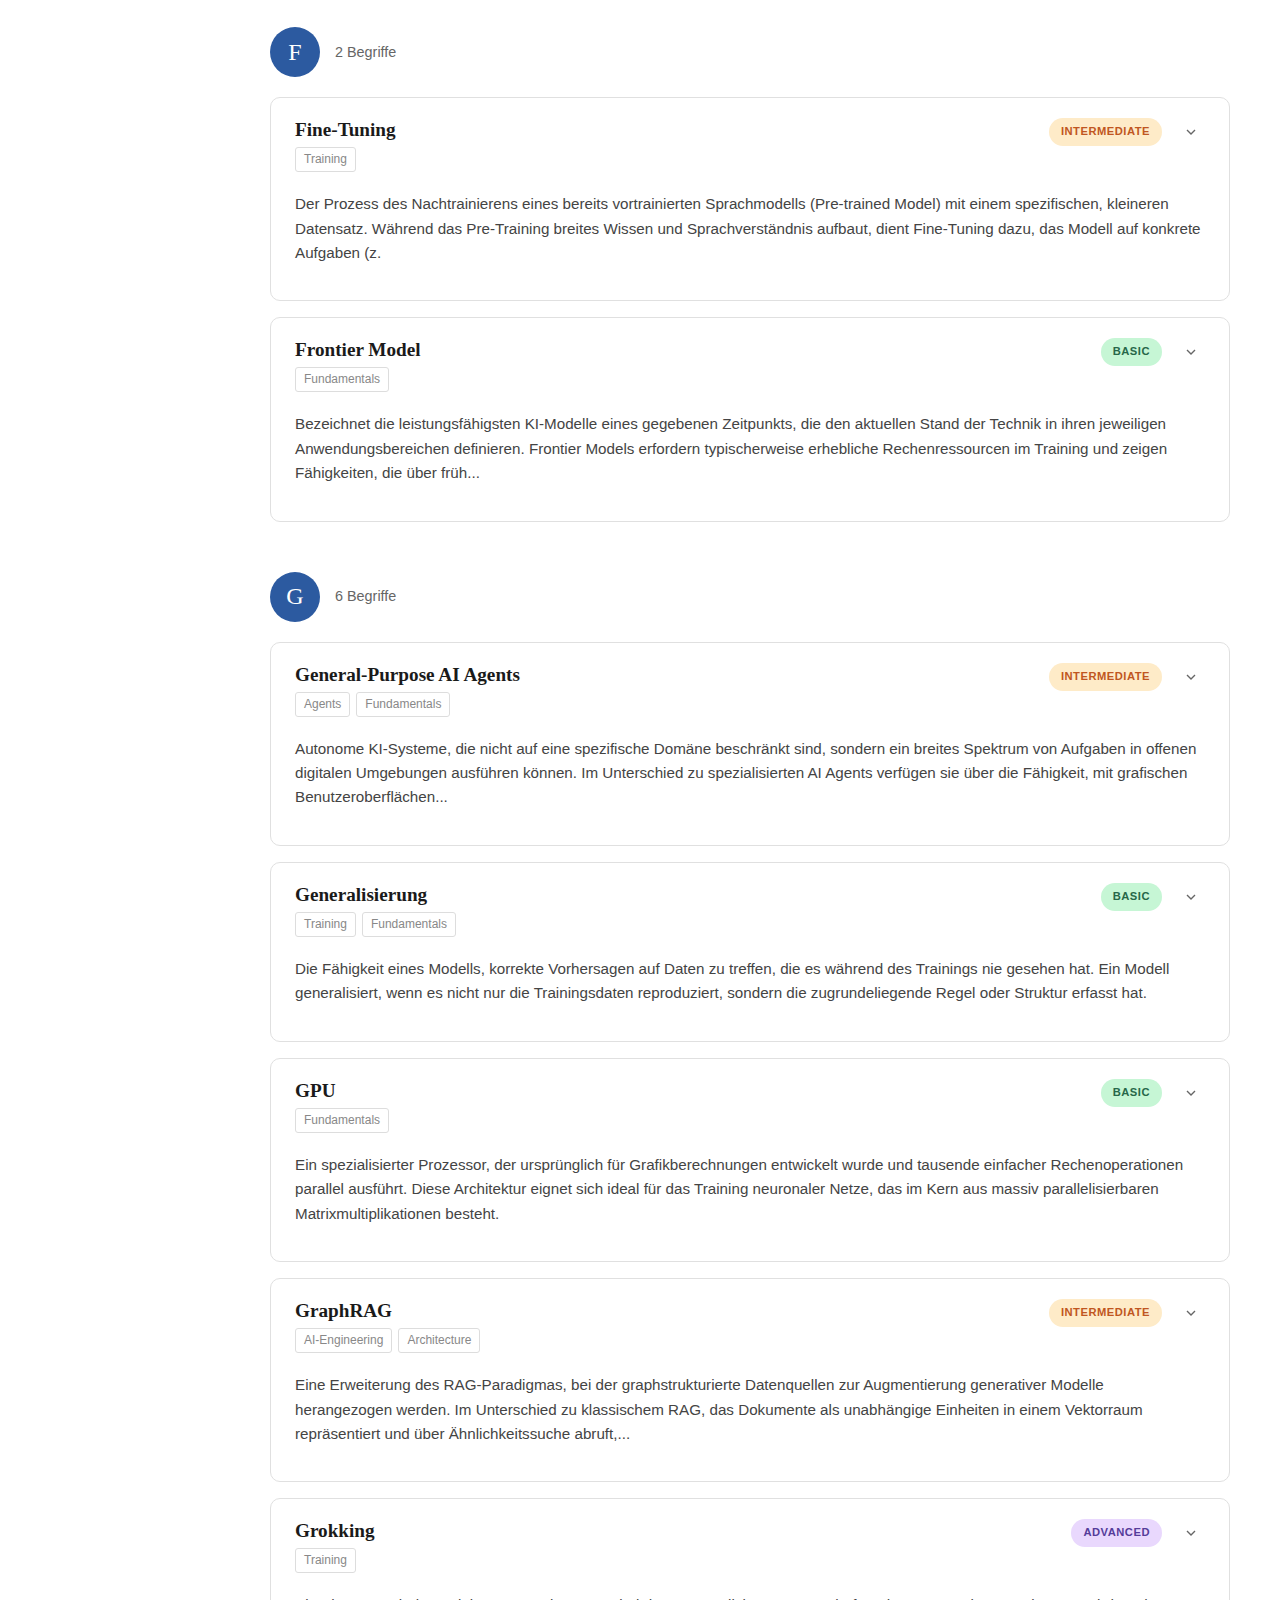
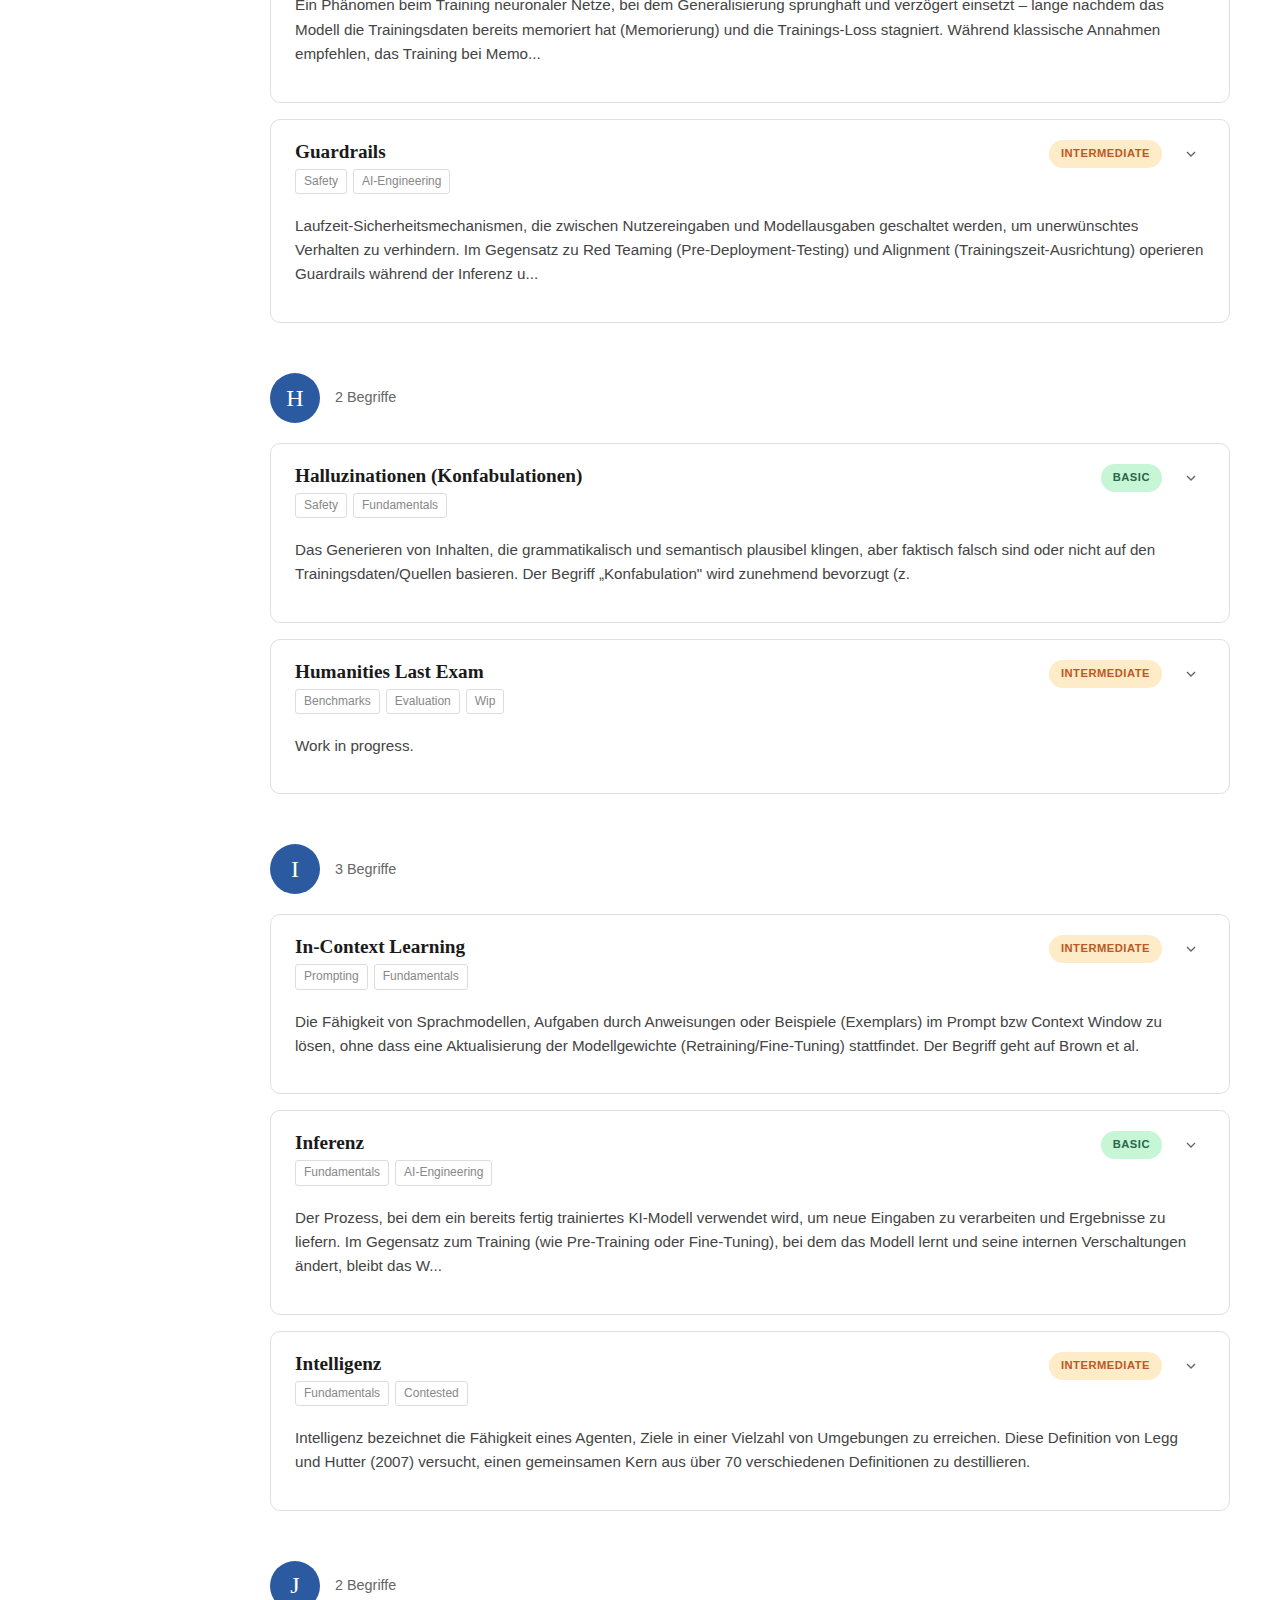
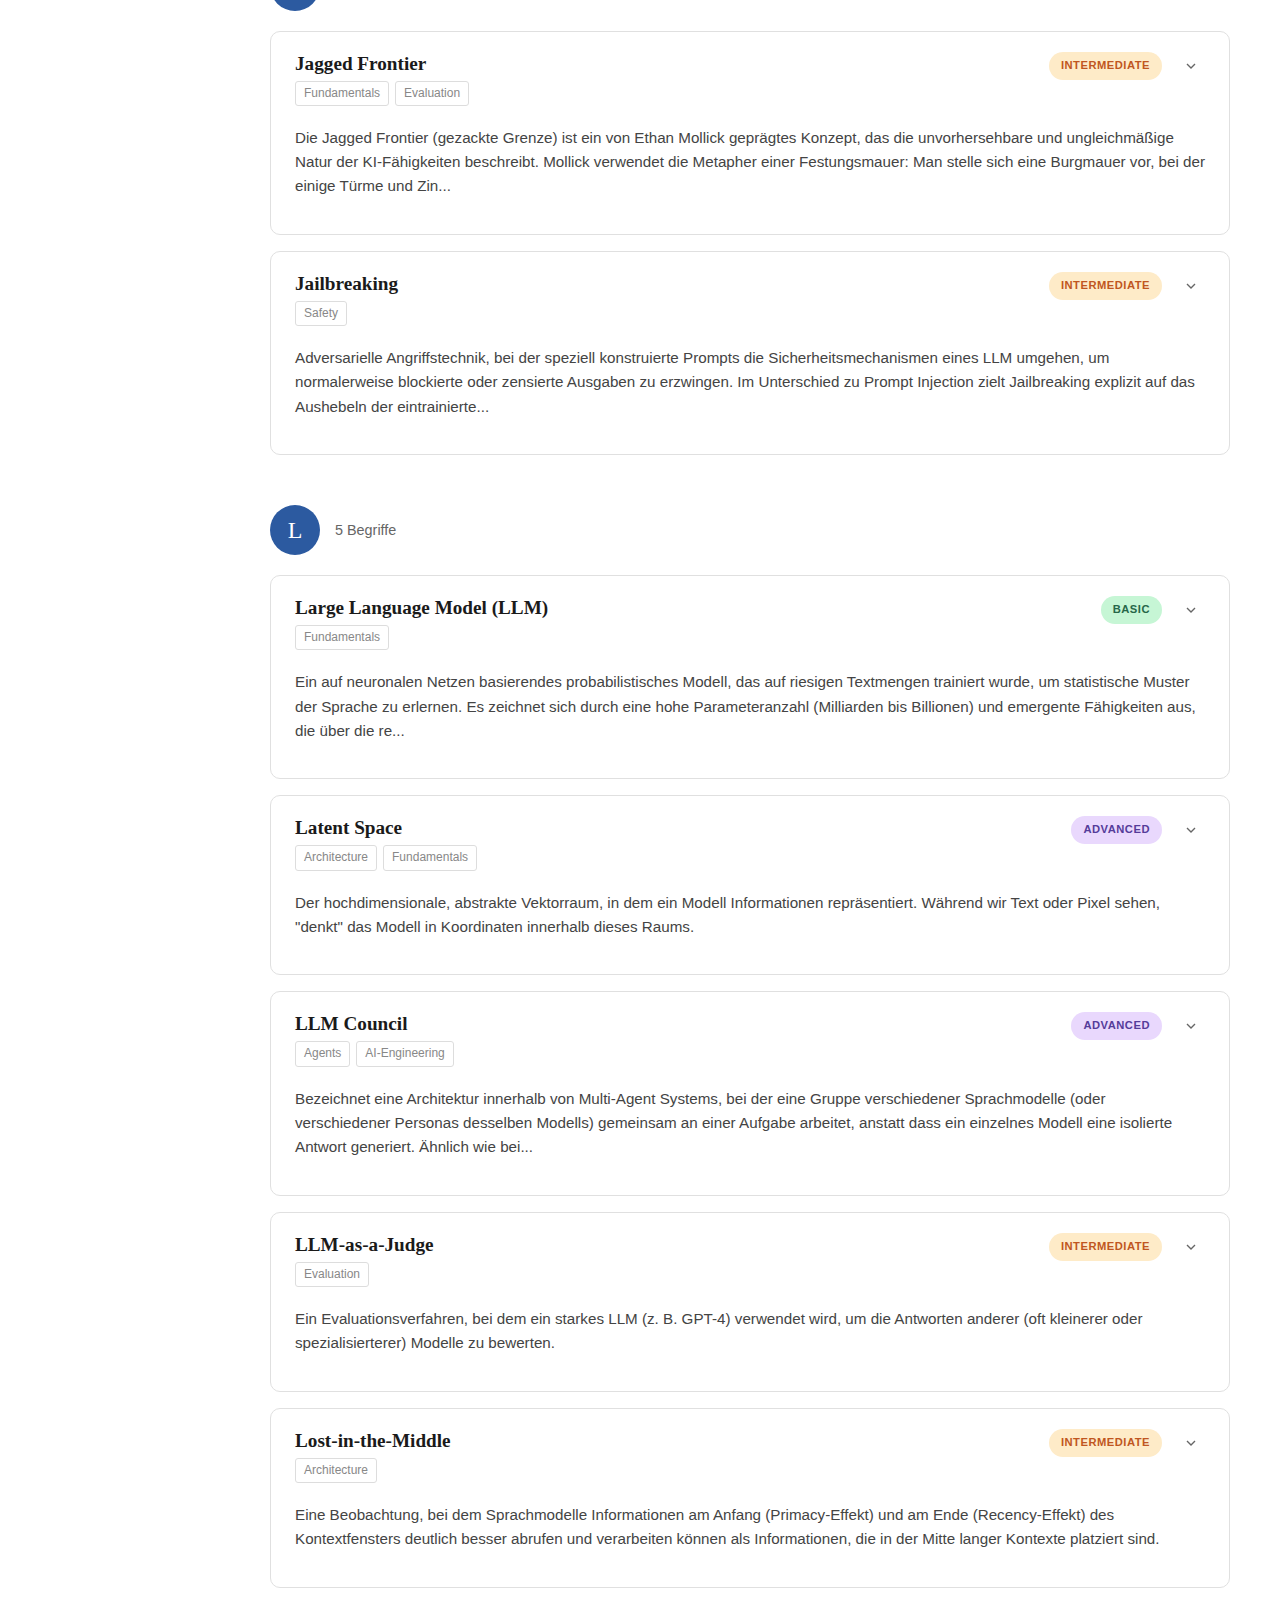
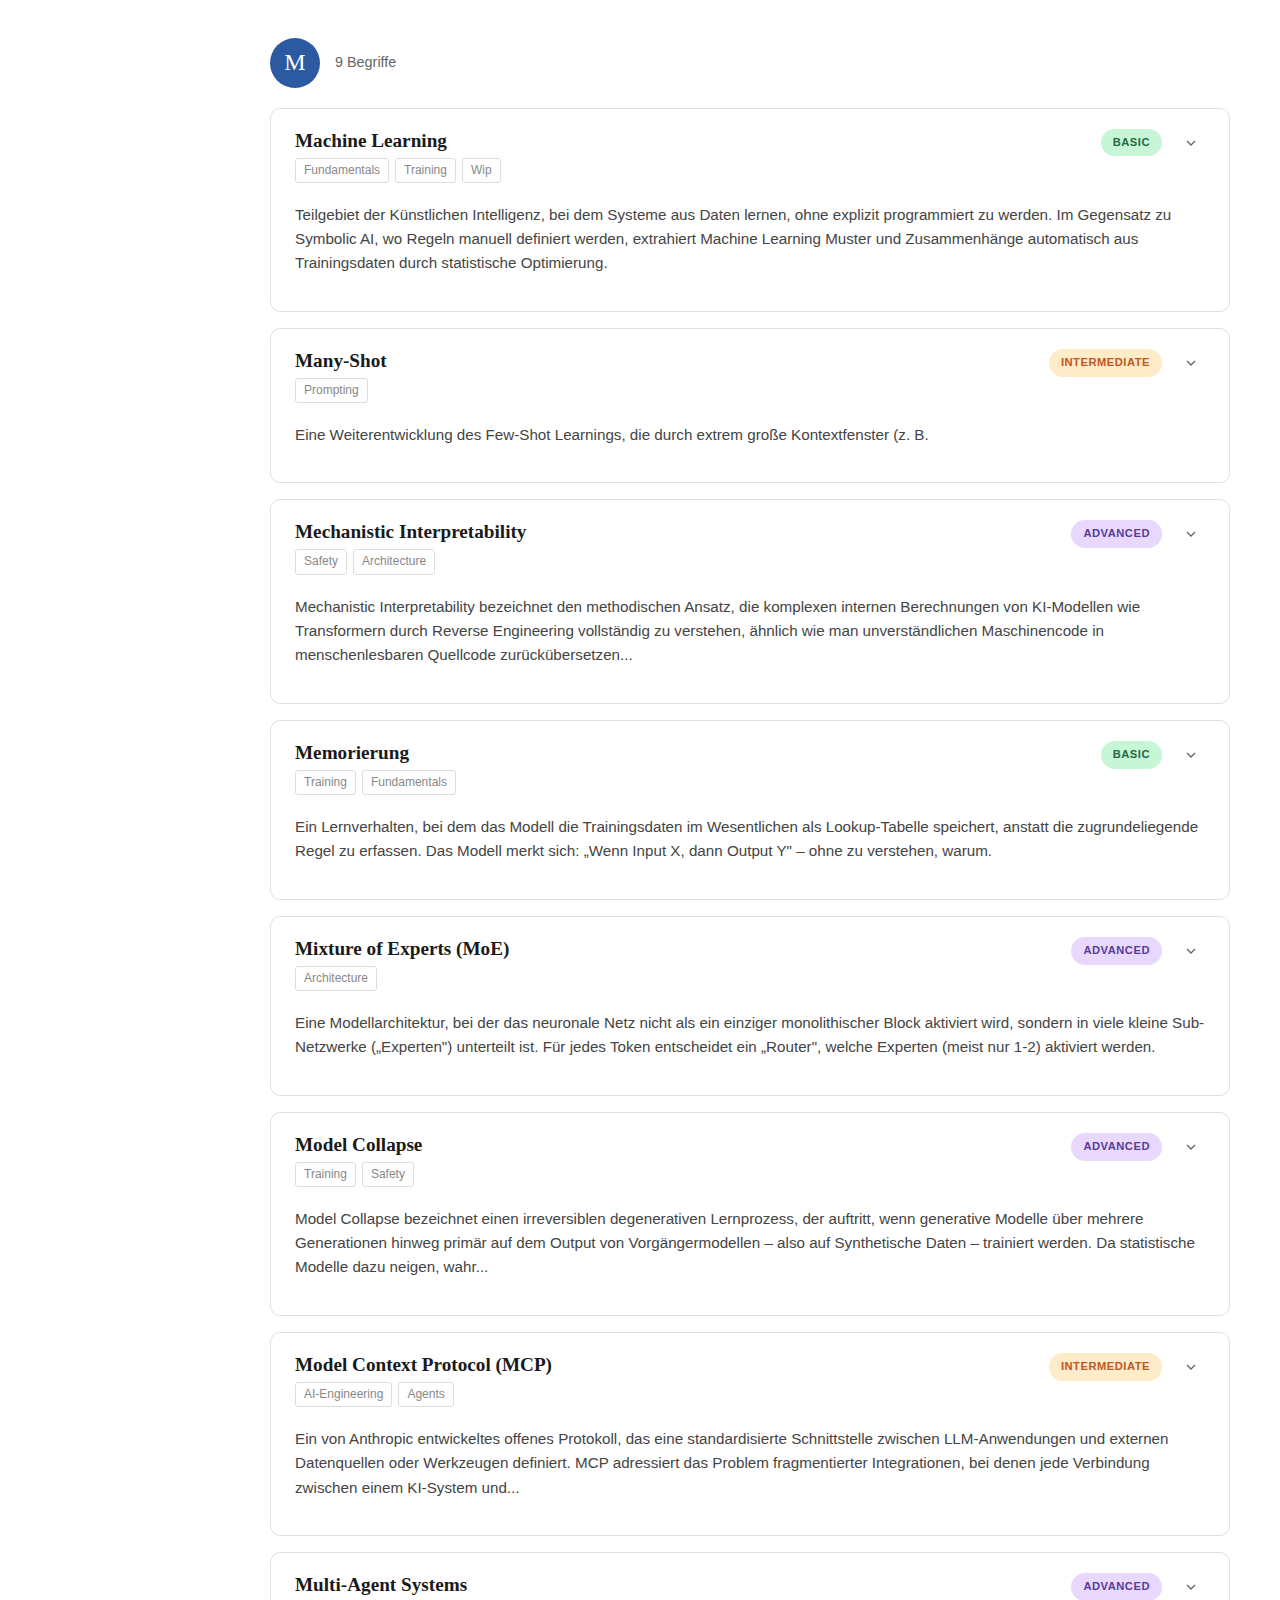
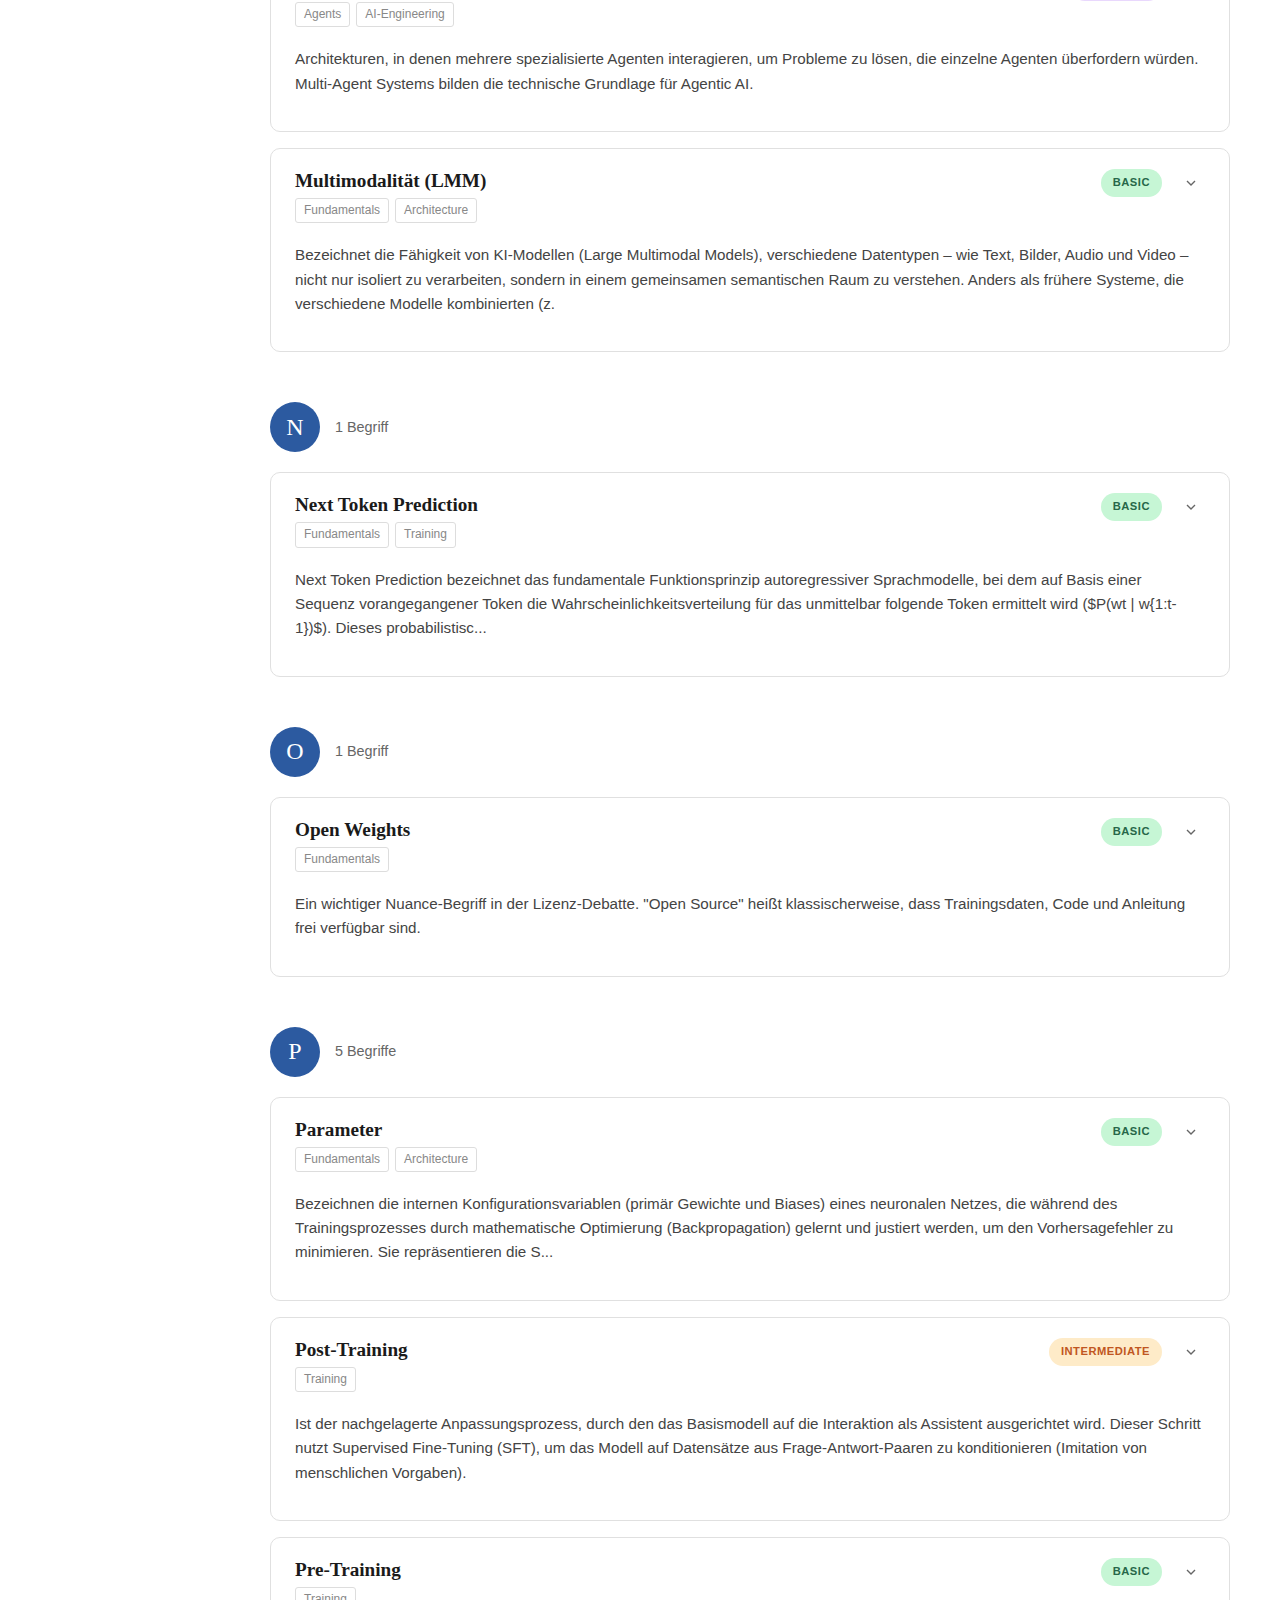
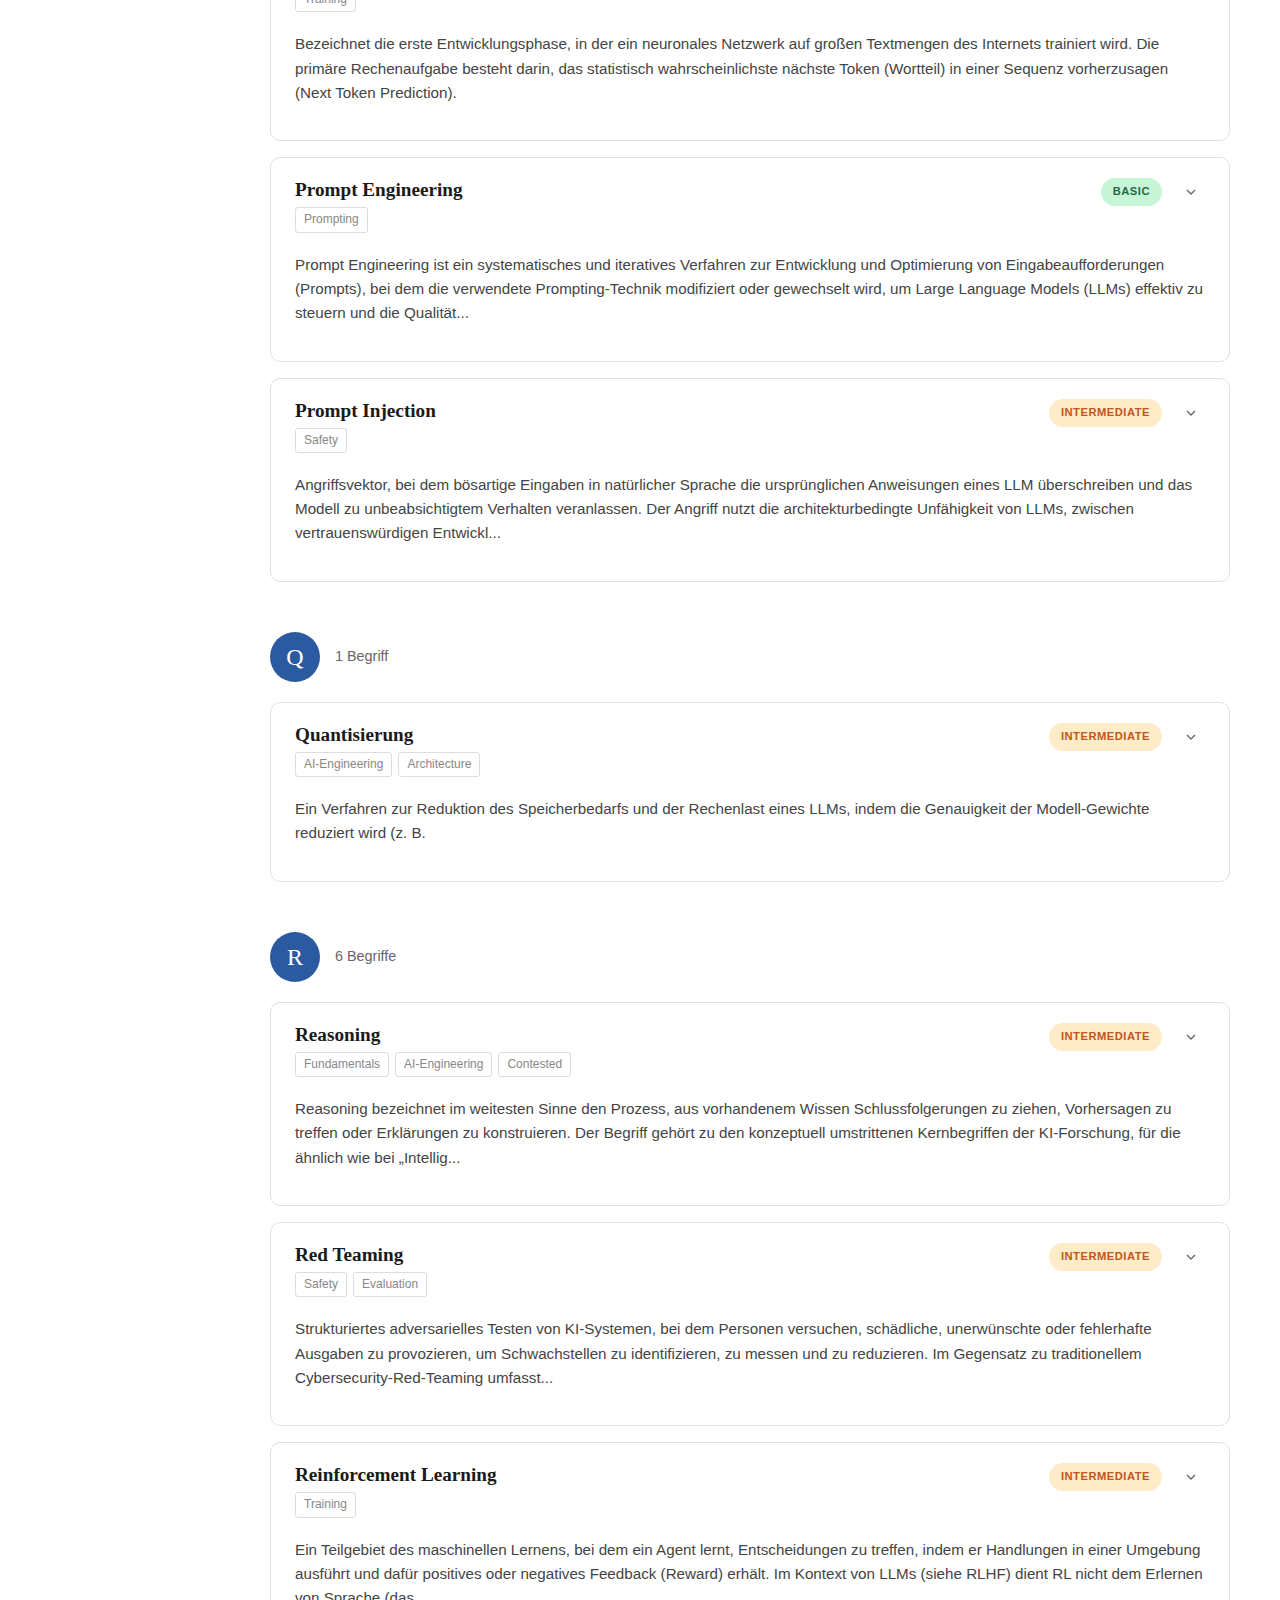
<file: glossary/glossary.html>
<!DOCTYPE html>
<html lang="de">
    <head>
        <meta charset="UTF-8">
        <meta name="viewport" content="width=device-width, initial-scale=1.0">
        <meta name="description"
            content="Glossar: Generative KI und Large Language Models - Summer School by Dr. Christopher Pollin">
        <title>Glossar - LLM Summer School for DH</title>
        <link rel="stylesheet" href="https://cdnjs.cloudflare.com/ajax/libs/font-awesome/6.5.1/css/all.min.css" integrity="sha512-DTOQO9RWCH3ppGqcWaEA1BIZOC6xxalwEsw9c2QQeAIftl+Vegovlnee1c9QX4TctnWMn13TZye+giMm8e2LwA==" crossorigin="anonymous" referrerpolicy="no-referrer" />
        <link rel="stylesheet" href="../assets/style.css">
        <style>
            /* ========================================
               GLOSSARY V2 - CLEANER, BOLDER DESIGN
               ======================================== */

            :root {
                --primary: #2c5aa0;
                --primary-light: #4d7bc7;
                --text: #1a1a1a;
                --text-muted: #666;
                --bg-warm: #fafafa;
                --bg-card: #ffffff;
                --border: #e0e0e0;
                --level-basic: #2e7d32;
                --level-intermediate: #e65100;
                --level-advanced: #1565c0;
            }

            /* ========================================
               HERO - Matching main site style
               ======================================== */
            .glossary-hero {
                background-color: #f9f9f9;
                padding: 120px 0 50px;
                color: var(--text);
            }

            .glossary-hero h1 {
                font-size: 2.5em;
                margin-bottom: 0.3em;
                font-family: Georgia, 'Times New Roman', serif;
                font-weight: normal;
            }

            .glossary-hero .subtitle {
                color: var(--text-muted);
                font-size: 1.1em;
                margin-bottom: 30px;
                font-style: italic;
            }

            /* Search in Hero */
            .hero-search {
                max-width: 500px;
                margin: 0 auto;
                position: relative;
            }

            .hero-search input {
                width: 100%;
                padding: 14px 20px 14px 48px;
                font-size: 1em;
                border: 1px solid var(--border);
                border-radius: 6px;
                background: white;
                color: var(--text);
                box-shadow: 0 2px 8px rgba(0,0,0,0.06);
            }

            .hero-search input::placeholder {
                color: #999;
            }

            .hero-search input:focus {
                outline: none;
                border-color: var(--primary);
                box-shadow: 0 2px 12px rgba(44, 90, 160, 0.15);
            }

            .hero-search svg {
                position: absolute;
                left: 16px;
                top: 50%;
                transform: translateY(-50%);
                width: 18px;
                height: 18px;
                color: #999;
            }

            .search-hint {
                margin-top: 12px;
                font-size: 0.85em;
                color: var(--text-muted);
            }

            .search-hint kbd {
                background: #e0e0e0;
                padding: 2px 6px;
                border-radius: 3px;
                font-family: inherit;
                font-size: 0.9em;
            }

            /* ========================================
               MAIN LAYOUT - Two columns
               ======================================== */
            .glossary-layout {
                display: grid;
                grid-template-columns: 220px 1fr;
                gap: 0;
                min-height: calc(100vh - 200px);
            }

            /* ========================================
               LEFT SIDEBAR - Navigation
               ======================================== */
            .glossary-nav {
                background: var(--bg-warm);
                border-right: 1px solid var(--border);
                padding: 30px 20px;
                position: sticky;
                top: 70px;
                height: calc(100vh - 70px);
                overflow-y: auto;
            }

            .nav-section {
                margin-bottom: 30px;
            }

            .nav-section h3 {
                font-size: 0.7em;
                text-transform: uppercase;
                letter-spacing: 1.5px;
                color: var(--text-muted);
                margin-bottom: 12px;
                font-weight: 600;
            }

            /* Alphabet Grid */
            .alphabet-section {
                padding-top: 0;
            }

            .alpha-grid {
                display: grid;
                grid-template-columns: repeat(9, 1fr);
                gap: 3px;
            }

            .alpha-btn {
                aspect-ratio: 1;
                display: flex;
                align-items: center;
                justify-content: center;
                font-size: 0.85em;
                font-weight: 600;
                color: var(--text);
                background: white;
                border: 1px solid var(--border);
                border-radius: 4px;
                cursor: pointer;
                transition: all 0.15s ease;
                text-decoration: none;
            }

            .alpha-btn:hover {
                background: var(--primary);
                color: white;
                border-color: var(--primary);
                transform: scale(1.05);
            }

            .alpha-btn.disabled {
                color: #cbd5e0;
                background: transparent;
                border-color: transparent;
                cursor: default;
            }

            .alpha-btn.disabled:hover {
                transform: none;
                background: transparent;
                color: #cbd5e0;
            }

            .alpha-btn.active {
                background: var(--primary);
                color: white;
                border-color: var(--primary);
            }

            /* Category List */
            .category-list {
                display: flex;
                flex-direction: column;
                gap: 4px;
            }

            .category-item {
                display: flex;
                align-items: center;
                justify-content: space-between;
                padding: 10px 12px;
                font-size: 0.9em;
                color: var(--text);
                background: white;
                border: 1px solid var(--border);
                border-radius: 6px;
                cursor: pointer;
                transition: all 0.15s ease;
            }

            .category-item:hover {
                border-color: var(--primary);
                color: var(--primary);
            }

            .category-item.active {
                background: var(--primary);
                color: white;
                border-color: var(--primary);
            }

            .category-item .count {
                font-size: 0.8em;
                opacity: 0.6;
            }

            /* Level Filters */
            .level-list {
                display: flex;
                flex-direction: column;
                gap: 6px;
            }

            .level-item {
                display: flex;
                align-items: center;
                gap: 10px;
                padding: 8px 10px;
                font-size: 0.85em;
                color: var(--text);
                background: white;
                border: 1px solid var(--border);
                border-radius: 6px;
                cursor: pointer;
                transition: all 0.15s ease;
            }

            .level-item:hover {
                border-color: var(--primary-light);
            }

            .level-item.active {
                border-color: var(--primary);
                background: #f7fafc;
            }

            .level-dot {
                width: 12px;
                height: 12px;
                border-radius: 50%;
                flex-shrink: 0;
            }

            .level-dot.basic { background: var(--level-basic); }
            .level-dot.intermediate { background: var(--level-intermediate); }
            .level-dot.advanced { background: var(--level-advanced); }

            .level-item span:last-child {
                margin-left: auto;
                opacity: 0.5;
                font-size: 0.85em;
            }

            /* Language Toggle */
            .lang-toggle {
                display: flex;
                background: white;
                border: 1px solid var(--border);
                border-radius: 6px;
                overflow: hidden;
            }

            .lang-btn {
                flex: 1;
                padding: 8px;
                font-size: 0.85em;
                border: none;
                background: transparent;
                cursor: pointer;
                transition: all 0.15s ease;
                color: var(--text-muted);
            }

            .lang-btn.active {
                background: var(--primary);
                color: white;
            }

            /* ========================================
               MAIN CONTENT AREA
               ======================================== */
            .glossary-content {
                padding: 40px 50px;
                background: white;
            }

            /* Stats Bar */
            .stats-bar {
                display: flex;
                align-items: center;
                gap: 20px;
                margin-bottom: 30px;
                padding-bottom: 20px;
                border-bottom: 1px solid var(--border);
            }

            .stat {
                display: flex;
                align-items: baseline;
                gap: 6px;
            }

            .stat-value {
                font-size: 1.8em;
                font-weight: 700;
                color: var(--primary);
            }

            .stat-label {
                font-size: 0.85em;
                color: var(--text-muted);
            }

            /* ========================================
               LETTER SECTIONS
               ======================================== */
            .letter-section {
                margin-bottom: 50px;
                scroll-margin-top: 90px;
            }

            .letter-heading {
                display: flex;
                align-items: center;
                gap: 15px;
                margin-bottom: 20px;
            }

            .letter-char {
                width: 50px;
                height: 50px;
                display: flex;
                align-items: center;
                justify-content: center;
                font-size: 1.5em;
                font-weight: normal;
                color: white;
                background: var(--primary);
                border-radius: 50%;
                font-family: Georgia, serif;
            }

            .letter-meta {
                color: var(--text-muted);
                font-size: 0.9em;
            }

            /* ========================================
               GLOSSARY CARDS - Clean & Readable
               ======================================== */
            .term-card {
                background: var(--bg-card);
                border: 1px solid var(--border);
                border-radius: 10px;
                margin-bottom: 16px;
                transition: all 0.2s ease;
                overflow: hidden;
                scroll-margin-top: 90px;
            }

            .term-card:hover {
                border-color: #cbd5e0;
                box-shadow: 0 4px 12px rgba(0,0,0,0.05);
            }

            .term-card.expanded {
                border-color: var(--primary-light);
                box-shadow: 0 4px 20px rgba(44, 82, 130, 0.1);
            }

            /* Card Header */
            .term-header {
                display: flex;
                align-items: flex-start;
                gap: 15px;
                padding: 20px 24px;
                cursor: pointer;
            }

            .term-header:hover {
                background: #fafafa;
            }

            .term-title-group {
                flex: 1;
            }

            .term-title {
                font-size: 1.2em;
                font-weight: 600;
                color: var(--text);
                margin: 0 0 4px 0;
                line-height: 1.3;
            }

            .term-categories {
                display: flex;
                flex-wrap: wrap;
                gap: 6px;
                margin-top: 4px;
            }

            .term-category {
                padding: 2px 8px;
                background: transparent;
                border: 1px solid #ddd;
                border-radius: 3px;
                font-size: 0.75em;
                color: #888;
                cursor: pointer;
                transition: all 0.15s ease;
                font-style: normal;
            }

            .term-category:hover {
                border-color: var(--primary);
                color: var(--primary);
                background: #f7fafc;
            }

            .term-level {
                padding: 5px 12px;
                border-radius: 20px;
                font-size: 0.7em;
                font-weight: 600;
                text-transform: uppercase;
                letter-spacing: 0.5px;
                flex-shrink: 0;
            }

            .term-level.basic {
                background: #c6f6d5;
                color: #276749;
            }

            .term-level.intermediate {
                background: #feebc8;
                color: #c05621;
            }

            .term-level.advanced {
                background: #e9d8fd;
                color: #553c9a;
            }

            .expand-toggle {
                width: 28px;
                height: 28px;
                display: flex;
                align-items: center;
                justify-content: center;
                color: var(--text-muted);
                transition: transform 0.2s ease;
                flex-shrink: 0;
            }

            .term-card.expanded .expand-toggle {
                transform: rotate(180deg);
            }

            /* Card Preview */
            .term-preview {
                padding: 0 24px 20px;
                color: #444;
                font-size: 0.95em;
                line-height: 1.6;
            }

            /* Card Body (Expanded) */
            .term-body {
                display: none;
                padding: 24px;
                background: #f8fafc;
                border-top: 1px solid var(--border);
            }

            .term-card.expanded .term-body {
                display: block;
            }

            .term-card.expanded .term-preview {
                display: none;
            }

            .term-definition {
                font-size: 1em;
                line-height: 1.8;
                color: var(--text);
                margin-bottom: 20px;
            }

            .term-definition p {
                margin-bottom: 1em;
            }

            .term-definition p:last-child {
                margin-bottom: 0;
            }

            /* Links within definitions */
            .term-link {
                color: var(--primary-light);
                text-decoration: none;
                border-bottom: 1px solid var(--primary-light);
                transition: all 0.15s ease;
            }

            .term-link:hover {
                color: var(--accent);
                border-color: var(--accent);
            }

            /* Sources - Compact inline style */
            .term-sources {
                margin-top: 16px;
                padding-top: 12px;
                border-top: 1px solid #eee;
            }

            .term-sources h4 {
                font-size: 0.75em;
                font-weight: 500;
                color: #999;
                text-transform: uppercase;
                letter-spacing: 0.5px;
                margin-bottom: 6px;
            }

            .term-sources ul {
                margin: 0;
                padding: 0;
                list-style: none;
                display: flex;
                flex-wrap: wrap;
                gap: 8px;
            }

            .term-sources li {
                font-size: 0.8em;
                color: var(--text-muted);
                line-height: 1.4;
            }

            .term-sources li::before {
                content: none;
            }

            .term-sources a {
                color: var(--primary-light);
                word-break: break-word;
            }

            .term-sources a:hover {
                text-decoration: underline;
            }

            /* Source Icons */
            .term-sources .source-icon {
                margin-right: 6px;
                width: 14px;
                text-align: center;
                display: inline-block;
            }

            .term-sources .source-icon.youtube { color: #FF0000; }
            .term-sources .source-icon.arxiv { color: #B31B1B; }
            .term-sources .source-icon.github { color: #333; }
            .term-sources .source-icon.book { color: #8B4513; }
            .term-sources .source-icon.paper { color: #2c5aa0; }
            .term-sources .source-icon.web { color: #666; }

            /* ========================================
               RESPONSIVE
               ======================================== */
            @media (max-width: 1024px) {
                .glossary-layout {
                    grid-template-columns: 1fr;
                }

                .glossary-nav {
                    position: static;
                    height: auto;
                    border-right: none;
                    border-bottom: 1px solid var(--border);
                    padding: 20px;
                }

                .nav-section {
                    margin-bottom: 20px;
                }

                .alpha-grid {
                    grid-template-columns: repeat(13, 1fr);
                }

                .alphabet-section {
                    padding-top: 12px;
                }

                .category-list {
                    flex-direction: row;
                    flex-wrap: wrap;
                }

                .category-item {
                    flex: 0 0 auto;
                }

                .level-list {
                    flex-direction: row;
                }

                .glossary-content {
                    padding: 30px 20px;
                }
            }

            @media (max-width: 768px) {
                .glossary-hero {
                    padding: 100px 0 40px;
                }

                .glossary-hero h1 {
                    font-size: 2em;
                }

                .alpha-grid {
                    grid-template-columns: repeat(9, 1fr);
                }

                .term-header {
                    padding: 16px;
                }

                .term-title {
                    font-size: 1.1em;
                }

                .letter-char {
                    width: 40px;
                    height: 40px;
                    font-size: 1.2em;
                }

                .stats-bar {
                    flex-wrap: wrap;
                    gap: 15px;
                }
            }

            @media (max-width: 480px) {
                .alpha-grid {
                    grid-template-columns: repeat(7, 1fr);
                }

                .term-level {
                    font-size: 0.65em;
                    padding: 4px 8px;
                }
            }

            /* ========================================
               LOADING STATE
               ======================================== */
            .loading-state {
                text-align: center;
                padding: 60px 20px;
                color: var(--text-muted);
            }

            .loading-state p {
                font-size: 1.1em;
            }

            /* ========================================
               PRINT
               ======================================== */
            @media print {
                .glossary-nav,
                .glossary-hero,
                .expand-toggle,
                .stats-bar {
                    display: none !important;
                }

                .glossary-layout {
                    display: block;
                }

                .term-card {
                    break-inside: avoid;
                    border: 1px solid #ccc;
                    margin-bottom: 20px;
                }

                .term-body {
                    display: block !important;
                }

                .term-preview {
                    display: none !important;
                }
            }
        </style>
    </head>
    <body>
        <!-- Header -->
        <header class="site-header">
            <div class="container">
                <div class="header-content">
                    <div class="logo">
                        <a href="http://dhcraft.org/" target="_blank" rel="noopener noreferrer">
                            <img src="../assets/img/dhcraft-logo.png"
                                alt="Digital Humanities Craft OG Logo" width="40" height="40">
                        </a>
                    </div>
                    <h1 class="site-title">LLM Summer School for DH</h1>
                    <nav class="main-nav" role="navigation" aria-label="Main navigation">
                        <a href="../index.html#fundamentals">Fundamentals</a>
                        <a href="../index.html#prompt-engineering">Prompt Engineering</a>
                        <a href="../index.html#digital-editions">Digital Editions</a>
                        <a href="glossary.html" class="active">Glossary</a>
                        <a href="../index.html#contact">Contact</a>
                    </nav>
                    <button class="mobile-menu-toggle" aria-label="Toggle navigation menu">&#9776;</button>
                </div>
            </div>
        </header>

        <!-- Compact Hero with Search -->
        <section class="glossary-hero">
            <div class="container" style="text-align: center;">
                <h1>Glossar</h1>
                <p class="subtitle">Konzepte & Terminologie der Generativen KI</p>
                <div class="hero-search">
                    <svg xmlns="http://www.w3.org/2000/svg" fill="none" viewBox="0 0 24 24" stroke="currentColor">
                        <path stroke-linecap="round" stroke-linejoin="round" stroke-width="2" d="M21 21l-6-6m2-5a7 7 0 11-14 0 7 7 0 0114 0z" />
                    </svg>
                    <input type="text" id="search" placeholder="Begriff suchen..." aria-label="Glossar durchsuchen">
                </div>
            </div>
        </section>

        <!-- Main Layout -->
        <div class="glossary-layout">

            <!-- Left Navigation -->
            <nav class="glossary-nav">

                <!-- Language -->
                <div class="nav-section">
                    <h3>Sprache</h3>
                    <div class="lang-toggle">
                        <button class="lang-btn active">DE</button>
                        <button class="lang-btn">EN</button>
                    </div>
                </div>

                <!-- Alphabet -->
                <div class="nav-section alphabet-section">
                    <div class="alpha-grid">
                        <a href="#letter-A" class="alpha-btn">A</a>
                        <a href="#letter-B" class="alpha-btn">B</a>
                        <a href="#letter-C" class="alpha-btn">C</a>
                        <a href="#letter-D" class="alpha-btn disabled">D</a>
                        <a href="#letter-E" class="alpha-btn">E</a>
                        <a href="#letter-F" class="alpha-btn">F</a>
                        <a href="#letter-G" class="alpha-btn">G</a>
                        <a href="#letter-H" class="alpha-btn">H</a>
                        <a href="#letter-I" class="alpha-btn">I</a>
                        <a href="#letter-J" class="alpha-btn">J</a>
                        <a href="#letter-K" class="alpha-btn disabled">K</a>
                        <a href="#letter-L" class="alpha-btn">L</a>
                        <a href="#letter-M" class="alpha-btn">M</a>
                        <a href="#letter-N" class="alpha-btn">N</a>
                        <a href="#letter-O" class="alpha-btn">O</a>
                        <a href="#letter-P" class="alpha-btn">P</a>
                        <a href="#letter-Q" class="alpha-btn">Q</a>
                        <a href="#letter-R" class="alpha-btn">R</a>
                        <a href="#letter-S" class="alpha-btn">S</a>
                        <a href="#letter-T" class="alpha-btn">T</a>
                        <a href="#letter-U" class="alpha-btn disabled">U</a>
                        <a href="#letter-V" class="alpha-btn">V</a>
                        <a href="#letter-W" class="alpha-btn">W</a>
                        <a href="#letter-X" class="alpha-btn disabled">X</a>
                        <a href="#letter-Y" class="alpha-btn disabled">Y</a>
                        <a href="#letter-Z" class="alpha-btn disabled">Z</a>
                    </div>
                </div>

                <!-- Categories -->
                <div class="nav-section">
                    <h3>Kategorien</h3>
                    <div class="category-list">
                        <div class="category-item active">
                            <span>Alle</span>
                            <span class="count">63</span>
                        </div>
                        <div class="category-item">
                            <span>Grundlagen</span>
                            <span class="count">12</span>
                        </div>
                        <div class="category-item">
                            <span>Architektur</span>
                            <span class="count">9</span>
                        </div>
                        <div class="category-item">
                            <span>Training</span>
                            <span class="count">11</span>
                        </div>
                        <div class="category-item">
                            <span>Prompting</span>
                            <span class="count">10</span>
                        </div>
                        <div class="category-item">
                            <span>AI Engineering</span>
                            <span class="count">8</span>
                        </div>
                        <div class="category-item">
                            <span>Agents</span>
                            <span class="count">6</span>
                        </div>
                        <div class="category-item">
                            <span>Safety</span>
                            <span class="count">7</span>
                        </div>
                    </div>
                </div>

                <!-- Level -->
                <div class="nav-section">
                    <h3>Level</h3>
                    <div class="level-list">
                        <div class="level-item active" data-level="basic">
                            <span class="level-dot basic"></span>
                            <span>Basic</span>
                            <span>0</span>
                        </div>
                        <div class="level-item active" data-level="intermediate">
                            <span class="level-dot intermediate"></span>
                            <span>Intermediate</span>
                            <span>0</span>
                        </div>
                        <div class="level-item active" data-level="advanced">
                            <span class="level-dot advanced"></span>
                            <span>Advanced</span>
                            <span>0</span>
                        </div>
                    </div>
                </div>

            </nav>

            <!-- Main Content -->
            <main class="glossary-content">

                <!-- Stats -->
                <div class="stats-bar">
                    <div class="stat">
                        <span class="stat-value" id="stat-terms">0</span>
                        <span class="stat-label">Begriffe</span>
                    </div>
                    <div class="stat">
                        <span class="stat-value" id="stat-categories">0</span>
                        <span class="stat-label">Kategorien</span>
                    </div>
                </div>

                <!-- Dynamic content container -->
                <div id="glossary-entries">
                    <div class="loading-state">
                        <p>Glossar wird geladen...</p>
                    </div>
                </div>

            </main>
        </div>

        <!-- Footer -->
        <footer class="site-footer">
            <div class="container">
                <div class="footer-content">
                    <div class="contact-info">
                        <h3>Contact</h3>
                        <p><strong>Dr. Christopher Pollin</strong><br>
                        Digital Humanities Craft OG<br>
                        <a href="mailto:christopher.pollin@dhcraft.org">christopher.pollin@dhcraft.org</a></p>
                    </div>
                    <div class="footer-logo">
                        <img src="../assets/img/dhcraft-logo-inverse.png" alt="DHCraft Logo" width="50" height="50">
                        <p><a href="http://dhcraft.org/">dhcraft.org</a></p>
                    </div>
                </div>
                <div class="footer-bottom">
                    <p>&copy; 2025 Digital Humanities Craft OG · <a href="https://creativecommons.org/licenses/by/4.0/">CC BY 4.0</a></p>
                </div>
            </div>
        </footer>

        <script src="../assets/script.js"></script>
        <script>
            // ========================================
            // GLOSSARY ENGINE - Dynamic Markdown Parser
            // ========================================

            const GlossaryApp = {
                entries: [],
                allTags: new Set(),
                currentLang: 'de',
                activeFilters: {
                    search: '',
                    category: 'all',
                    levels: new Set(['basic', 'intermediate', 'advanced'])
                },

                // Initialize the application
                async init() {
                    await this.loadGlossary();
                    this.setupEventListeners();
                    this.handleUrlHash();
                },

                // Load and parse glossary markdown
                async loadGlossary() {
                    const filename = this.currentLang === 'de' ? 'glossar_de.md' : 'glossary_en.md';

                    try {
                        const response = await fetch(filename);
                        if (!response.ok) throw new Error(`Failed to load ${filename}`);

                        const markdown = await response.text();
                        this.entries = this.parseMarkdown(markdown);
                        this.updateUI();
                    } catch (error) {
                        console.error('Error loading glossary:', error);
                        document.getElementById('glossary-entries').innerHTML =
                            '<div class="loading-state"><p>Fehler beim Laden des Glossars.</p></div>';
                    }
                },

                // Parse markdown into structured entries
                parseMarkdown(markdown) {
                    const entries = [];
                    const blocks = markdown.split(/\n(?=## )/);

                    blocks.forEach(block => {
                        if (!block.trim() || !block.startsWith('## ')) return;
                        if (block.startsWith('## Ressourcen') || block.startsWith('# ')) return;

                        const lines = block.split('\n');
                        const entry = {
                            title: lines[0].replace(/^## /, '').trim(),
                            id: '',
                            en: '',
                            tags: [],
                            level: 'basic',
                            body: '',
                            sources: []
                        };

                        let bodyStart = 1;

                        // Parse metadata
                        for (let i = 1; i < lines.length; i++) {
                            const line = lines[i].trim();

                            if (line.startsWith('id:')) {
                                entry.id = line.replace('id:', '').trim();
                            } else if (line.startsWith('en:')) {
                                entry.en = line.replace('en:', '').trim();
                            } else if (line.startsWith('tags:')) {
                                entry.tags = line.replace('tags:', '').split(',').map(t => t.trim());
                                // Add to allTags but exclude 'wip' (it's a status marker, not a category)
                                entry.tags.forEach(tag => {
                                    if (tag !== 'wip') this.allTags.add(tag);
                                });
                            } else if (line.startsWith('level:')) {
                                entry.level = line.replace('level:', '').trim();
                            } else if (line === '') {
                                bodyStart = i + 1;
                                break;
                            }
                        }

                        // Parse body and sources
                        const remaining = lines.slice(bodyStart);
                        const bodyLines = [];
                        const sourceLines = [];

                        remaining.forEach(line => {
                            if (line.trim().startsWith('* ')) {
                                sourceLines.push(line.trim().substring(2));
                            } else if (line.trim() && !line.startsWith('#')) {
                                bodyLines.push(line.trim());
                            }
                        });

                        entry.body = bodyLines.join('\n\n');
                        entry.sources = sourceLines;

                        if (entry.id && entry.title) {
                            entries.push(entry);
                        }
                    });

                    // Sort alphabetically
                    return entries.sort((a, b) => a.title.localeCompare(b.title, 'de'));
                },

                // Update the entire UI
                updateUI() {
                    this.renderEntries();
                    this.updateStats();
                    this.updateAlphabet();
                    this.updateCategories();
                    this.updateLevels();
                },

                // Render filtered entries grouped by letter
                renderEntries() {
                    const container = document.getElementById('glossary-entries');
                    const filtered = this.getFilteredEntries();

                    if (filtered.length === 0) {
                        container.innerHTML = '<div class="loading-state"><p>Keine Einträge gefunden.</p></div>';
                        return;
                    }

                    // Group by first letter
                    const grouped = {};
                    filtered.forEach(entry => {
                        const letter = entry.title.charAt(0).toUpperCase();
                        if (!grouped[letter]) grouped[letter] = [];
                        grouped[letter].push(entry);
                    });

                    let html = '';
                    Object.keys(grouped).sort().forEach(letter => {
                        html += this.renderLetterSection(letter, grouped[letter]);
                    });

                    container.innerHTML = html;

                    // Add click handlers for expand/collapse
                    container.querySelectorAll('.term-header').forEach(header => {
                        header.addEventListener('click', () => {
                            header.closest('.term-card').classList.toggle('expanded');
                        });
                    });
                },

                // Render a letter section with entries
                renderLetterSection(letter, entries) {
                    return `
                        <section class="letter-section" id="letter-${letter}">
                            <div class="letter-heading">
                                <div class="letter-char">${letter}</div>
                                <div class="letter-meta">${entries.length} ${entries.length === 1 ? 'Begriff' : 'Begriffe'}</div>
                            </div>
                            ${entries.map(e => this.renderEntryCard(e)).join('')}
                        </section>
                    `;
                },

                // Render a single entry card
                renderEntryCard(entry) {
                    const preview = this.getPreview(entry.body);
                    const bodyHtml = this.formatBody(entry.body, entry.id);
                    const sourcesHtml = entry.sources.length > 0 ? `
                        <div class="term-sources">
                            <h4>Quellen</h4>
                            <ul>
                                ${entry.sources.map(s => `<li>${this.formatSource(s)}</li>`).join('')}
                            </ul>
                        </div>
                    ` : '';

                    
                    return `
                        <article class="term-card" id="${entry.id}">
                            <div class="term-header">
                                <div class="term-title-group">
                                    <h3 class="term-title">${entry.title}</h3>
                                    ${entry.tags.length > 0 ? `<div class="term-categories">${entry.tags.map(t => `<span class="term-category" data-tag="${t}">${this.formatTagDisplay(t)}</span>`).join('')}</div>` : ''}
                                </div>
                                <span class="term-level ${entry.level}">${this.capitalizeFirst(entry.level)}</span>
                                <div class="expand-toggle">
                                    <svg width="16" height="16" viewBox="0 0 24 24" fill="none" stroke="currentColor" stroke-width="2">
                                        <polyline points="6 9 12 15 18 9"></polyline>
                                    </svg>
                                </div>
                            </div>
                            <p class="term-preview">${preview}</p>
                            <div class="term-body">
                                <div class="term-definition">${bodyHtml}</div>
                                ${sourcesHtml}
                            </div>
                        </article>
                    `;
                },

                // Get preview text (first 2 sentences or ~250 chars)
                getPreview(body) {
                    const text = body.replace(/\[\[#[^\]]+\|([^\]]+)\]\]/g, '$1')
                                     .replace(/\[\[#([^\]]+)\]\]/g, '$1')
                                     .replace(/\*\*([^*]+)\*\*/g, '$1')
                                     .replace(/_([^_]+)_/g, '$1');

                    // Split into sentences and take first 2
                    const sentences = text.match(/[^.!?]+[.!?]+/g) || [text];
                    let preview = sentences.slice(0, 2).join(' ').trim();

                    // If still too short, add more; if too long, truncate
                    if (preview.length > 300) {
                        preview = preview.substring(0, 280).trim() + '...';
                    } else if (preview.length < 80 && sentences.length > 2) {
                        preview = sentences.slice(0, 3).join(' ').trim();
                    }

                    return preview || text.substring(0, 200) + '...';
                },

                // Format body text with links and styling
                formatBody(body, currentEntryId = '') {
                    let html = body
                        // Convert [[#id|text]] to links (skip self-references)
                        .replace(/\[\[#([^\]|]+)\|([^\]]+)\]\]/g, (match, id, text) => {
                            if (id === currentEntryId) return text; // No link for self-reference
                            return `<a href="#${id}" class="term-link">${text}</a>`;
                        })
                        // Convert [[#id]] to links (skip self-references)
                        .replace(/\[\[#([^\]]+)\]\]/g, (match, id) => {
                            const entry = this.entries.find(e => e.id === id || e.title.toLowerCase() === id.toLowerCase());
                            const text = entry ? entry.title : id;
                            // Skip self-references
                            if (entry && entry.id === currentEntryId) return text;
                            if (id === currentEntryId) return text;
                            return `<a href="#${id}" class="term-link">${text}</a>`;
                        })
                        // Bold text
                        .replace(/\*\*([^*]+)\*\*/g, '<strong>$1</strong>')
                        // Italic text
                        .replace(/_([^_]+)_/g, '<em>$1</em>')
                        // Paragraphs
                        .split('\n\n')
                        .map(p => `<p>${p}</p>`)
                        .join('');

                    return html;
                },

                // Format source citations with icons
                formatSource(source) {
                    // Determine icon based on URL or content
                    let icon = '';
                    const lowerSource = source.toLowerCase();

                    if (lowerSource.includes('youtube.com') || lowerSource.includes('youtu.be')) {
                        icon = '<i class="fab fa-youtube source-icon youtube"></i>';
                    } else if (lowerSource.includes('arxiv.org') || lowerSource.includes('arxiv.')) {
                        icon = '<i class="fas fa-file-alt source-icon arxiv"></i>';
                    } else if (lowerSource.includes('github.com') || lowerSource.includes('github.io')) {
                        icon = '<i class="fab fa-github source-icon github"></i>';
                    } else if (lowerSource.includes('deeplearningbook') || lowerSource.includes('mit press') || lowerSource.includes('_book_') || source.includes('MIT Press') || source.includes('Springer') || source.includes('O\'Reilly')) {
                        icon = '<i class="fas fa-book source-icon book"></i>';
                    } else if (lowerSource.includes('doi.org') || lowerSource.includes('acm.org') || lowerSource.includes('ieee.org') || lowerSource.includes('aclanthology') || lowerSource.includes('proceedings') || lowerSource.includes('journal') || lowerSource.includes('conference')) {
                        icon = '<i class="fas fa-scroll source-icon paper"></i>';
                    } else {
                        icon = '<i class="fas fa-link source-icon web"></i>';
                    }

                    // Convert markdown to HTML
                    let formatted = source;
                    // Convert markdown links [text](url) to HTML
                    formatted = formatted.replace(/\[([^\]]+)\]\(([^)]+)\)/g, '<a href="$2" target="_blank" rel="noopener">$1</a>');
                    // Convert markdown italic _text_ to HTML <em>
                    formatted = formatted.replace(/_([^_]+)_/g, '<em>$1</em>');
                    return icon + formatted;
                },

                // Get filtered entries based on current filters
                getFilteredEntries() {
                    return this.entries.filter(entry => {
                        // Search filter
                        if (this.activeFilters.search) {
                            const search = this.activeFilters.search.toLowerCase();
                            const match = entry.title.toLowerCase().includes(search) ||
                                         entry.en.toLowerCase().includes(search) ||
                                         entry.body.toLowerCase().includes(search) ||
                                         entry.tags.some(t => t.toLowerCase().includes(search));
                            if (!match) return false;
                        }

                        // Category filter
                        if (this.activeFilters.category !== 'all') {
                            if (!entry.tags.includes(this.activeFilters.category)) return false;
                        }

                        // Level filter
                        if (!this.activeFilters.levels.has(entry.level)) return false;

                        return true;
                    });
                },

                // Update statistics
                updateStats() {
                    const filtered = this.getFilteredEntries();
                    document.getElementById('stat-terms').textContent = filtered.length;
                    document.getElementById('stat-categories').textContent = this.allTags.size;
                },

                // Update alphabet navigation
                updateAlphabet() {
                    const usedLetters = new Set(this.entries.map(e => e.title.charAt(0).toUpperCase()));

                    document.querySelectorAll('.alpha-btn').forEach(btn => {
                        const letter = btn.textContent.trim();
                        if (usedLetters.has(letter)) {
                            btn.classList.remove('disabled');
                            btn.href = `#letter-${letter}`;
                        } else {
                            btn.classList.add('disabled');
                            btn.removeAttribute('href');
                        }
                    });
                },

                // Update category list
                updateCategories() {
                    const container = document.querySelector('.category-list');
                    const tagCounts = {};

                    this.entries.forEach(entry => {
                        entry.tags.forEach(tag => {
                            // Exclude 'wip' from categories - it's a status marker, not a category
                            if (tag !== 'wip') {
                                tagCounts[tag] = (tagCounts[tag] || 0) + 1;
                            }
                        });
                    });

                    const sortedTags = Object.entries(tagCounts)
                        .sort((a, b) => b[1] - a[1])
                        .slice(0, 10);

                    let html = `
                        <div class="category-item active" data-category="all">
                            <span>Alle</span>
                            <span class="count">${this.entries.length}</span>
                        </div>
                    `;

                    sortedTags.forEach(([tag, count]) => {
                        html += `
                            <div class="category-item" data-category="${tag}">
                                <span>${this.formatTagDisplay(tag)}</span>
                                <span class="count">${count}</span>
                            </div>
                        `;
                    });

                    container.innerHTML = html;

                    // Re-attach event listeners
                    container.querySelectorAll('.category-item').forEach(item => {
                        item.addEventListener('click', () => {
                            container.querySelectorAll('.category-item').forEach(i => i.classList.remove('active'));
                            item.classList.add('active');
                            this.activeFilters.category = item.dataset.category;
                            this.renderEntries();
                            this.updateStats();
                        });
                    });
                },

                // Update level filters
                updateLevels() {
                    const levelCounts = { basic: 0, intermediate: 0, advanced: 0 };
                    this.entries.forEach(e => levelCounts[e.level]++);

                    document.querySelectorAll('.level-item').forEach(item => {
                        const level = item.dataset.level;
                        const countEl = item.querySelector('span:last-child');
                        if (countEl && levelCounts[level] !== undefined) {
                            countEl.textContent = levelCounts[level];
                        }
                    });
                },

                // Setup event listeners
                setupEventListeners() {
                    // Search input
                    const searchInput = document.getElementById('search');
                    let searchTimeout;
                    searchInput.addEventListener('input', (e) => {
                        clearTimeout(searchTimeout);
                        searchTimeout = setTimeout(() => {
                            this.activeFilters.search = e.target.value;
                            this.renderEntries();
                            this.updateStats();
                        }, 200);
                    });

                    // Keyboard shortcut for search
                    document.addEventListener('keydown', (e) => {
                        if ((e.ctrlKey || e.metaKey) && e.key === 'k') {
                            e.preventDefault();
                            searchInput.focus();
                        }
                    });

                    // Level filters
                    document.querySelectorAll('.level-item').forEach(item => {
                        item.addEventListener('click', () => {
                            item.classList.toggle('active');
                            const level = item.dataset.level;

                            if (item.classList.contains('active')) {
                                this.activeFilters.levels.add(level);
                            } else {
                                this.activeFilters.levels.delete(level);
                            }

                            this.renderEntries();
                            this.updateStats();
                        });
                    });

                    // Language toggle
                    document.querySelectorAll('.lang-btn').forEach(btn => {
                        btn.addEventListener('click', async () => {
                            const newLang = btn.textContent.trim().toLowerCase();
                            if (newLang !== this.currentLang) {
                                document.querySelectorAll('.lang-btn').forEach(b => b.classList.remove('active'));
                                btn.classList.add('active');
                                this.currentLang = newLang;
                                this.allTags.clear();
                                await this.loadGlossary();
                            }
                        });
                    });

                    // Smooth scroll for alphabet
                    document.querySelectorAll('.alpha-btn').forEach(btn => {
                        btn.addEventListener('click', (e) => {
                            if (!btn.classList.contains('disabled')) {
                                e.preventDefault();
                                const target = document.querySelector(btn.getAttribute('href'));
                                if (target) {
                                    target.scrollIntoView({ behavior: 'smooth', block: 'start' });
                                }
                            }
                        });
                    });

                    // Handle clicks on internal links
                    document.addEventListener('click', (e) => {
                        if (e.target.classList.contains('term-link') || e.target.classList.contains('related-link')) {
                            e.preventDefault();
                            const id = e.target.getAttribute('href').substring(1);
                            this.scrollToEntry(id);
                        }
                        // Handle clicks on category tags - filter by that tag
                        if (e.target.classList.contains('term-category')) {
                            e.stopPropagation(); // Don't toggle card expansion
                            const tag = e.target.dataset.tag;
                            this.filterByTag(tag);
                        }
                    });

                    // Handle hashchange for back/forward navigation
                    window.addEventListener('hashchange', () => {
                        if (window.location.hash) {
                            const id = window.location.hash.substring(1);
                            this.scrollToEntry(id);
                        }
                    });
                },

                // Scroll to and highlight an entry
                scrollToEntry(id) {
                    const element = document.getElementById(id);
                    if (element) {
                        // Only apply effects for actual entries, not letter sections
                        const isEntry = !id.startsWith('letter-');

                        if (isEntry) {
                            // Update URL
                            history.pushState(null, null, `#${id}`);
                            // Expand the card
                            element.classList.add('expanded');
                        }

                        // Scroll with offset for fixed header
                        const headerOffset = 90;
                        const elementPosition = element.getBoundingClientRect().top;
                        const offsetPosition = elementPosition + window.pageYOffset - headerOffset;

                        window.scrollTo({
                            top: offsetPosition,
                            behavior: 'smooth'
                        });

                        // Highlight effect only for entries
                        if (isEntry) {
                            element.style.boxShadow = '0 0 0 3px var(--primary-light)';
                            setTimeout(() => {
                                element.style.boxShadow = '';
                            }, 2000);
                        }
                    }
                },

                // Handle URL hash on page load
                handleUrlHash() {
                    if (window.location.hash) {
                        const id = window.location.hash.substring(1);
                        setTimeout(() => this.scrollToEntry(id), 300);
                    }
                },

                // Filter by specific tag (called when clicking a tag)
                filterByTag(tag) {
                    // Update filter
                    this.activeFilters.category = tag;

                    // Update category list UI
                    document.querySelectorAll('.category-item').forEach(item => {
                        item.classList.remove('active');
                        if (item.dataset.category === tag) {
                            item.classList.add('active');
                        }
                    });

                    // Scroll to top of entries
                    document.querySelector('.glossary-content').scrollIntoView({ behavior: 'smooth' });

                    // Re-render
                    this.renderEntries();
                    this.updateStats();
                },

                // Format tag display name (ai-engineering -> AI-Engineering, etc.)
                formatTagDisplay(tag) {
                    const displayNames = {
                        'ai-engineering': 'AI-Engineering',
                        'fundamentals': 'Fundamentals',
                        'architecture': 'Architecture',
                        'training': 'Training',
                        'prompting': 'Prompting',
                        'agents': 'Agents',
                        'safety': 'Safety',
                        'evaluation': 'Evaluation',
                        'governance': 'Governance'
                    };
                    return displayNames[tag] || this.capitalizeFirst(tag);
                },

                // Utility: capitalize first letter
                capitalizeFirst(str) {
                    return str.charAt(0).toUpperCase() + str.slice(1);
                }
            };

            // Initialize on page load
            document.addEventListener('DOMContentLoaded', () => {
                GlossaryApp.init();
            });
        </script>
    </body>
</html>
</file>
<file: assets/glossary.css>
/* Glossary-specific styles */

/* Language Switcher */
.language-switcher {
    display: flex;
    gap: 10px;
    justify-content: center;
    margin-top: 20px;
}

.lang-btn {
    padding: 8px 20px;
    background: #ffffff;
    border: 2px solid #2c5aa0;
    border-radius: 4px;
    color: #2c5aa0;
    font-size: 0.95em;
    cursor: pointer;
    transition: all 0.3s ease;
}

.lang-btn:hover {
    background: #e8f0ff;
}

.lang-btn.active {
    background: #2c5aa0;
    color: #ffffff;
}

/* Glossary Layout */
.glossary-sidebar {
    flex: 0 0 280px;
    position: sticky;
    top: 100px;
    height: fit-content;
    background: #f9f9f9;
    padding: 20px;
    border-radius: 8px;
    border: 1px solid #e0e0e0;
}

.glossary-content {
    flex: 1;
    min-width: 0;
}

/* Filter Sections */
.filter-section {
    margin-bottom: 25px;
    padding-bottom: 20px;
    border-bottom: 1px solid #e0e0e0;
}

.filter-section:last-of-type {
    border-bottom: none;
}

.filter-section h2 {
    font-size: 1.1em;
    margin-bottom: 12px;
    color: #2c5aa0;
}

/* Search Input */
.search-input {
    width: 100%;
    padding: 10px 12px;
    border: 1px solid #e0e0e0;
    border-radius: 4px;
    font-size: 0.95em;
    transition: border-color 0.3s ease;
}

.search-input:focus {
    outline: none;
    border-color: #2c5aa0;
    box-shadow: 0 0 0 2px rgba(44, 90, 160, 0.1);
}

/* Filter Options */
.filter-option {
    display: flex;
    align-items: center;
    gap: 8px;
    padding: 6px 0;
    cursor: pointer;
    font-size: 0.9em;
}

.filter-option input[type="radio"],
.filter-option input[type="checkbox"] {
    cursor: pointer;
}

.filter-option:hover span {
    color: #2c5aa0;
}

/* Tag Filters */
.tag-filters {
    display: flex;
    flex-direction: column;
    gap: 8px;
}

.tag-filter {
    display: flex;
    align-items: center;
    gap: 8px;
    padding: 6px 0;
    font-size: 0.9em;
}

.tag-filter input {
    cursor: pointer;
}

.tag-filter label {
    cursor: pointer;
    flex: 1;
}

.tag-filter .tag-count {
    color: #999;
    font-size: 0.85em;
}

/* Reset Button */
.reset-filters {
    width: 100%;
    padding: 10px;
    background: #ffffff;
    border: 1px solid #e0e0e0;
    border-radius: 4px;
    color: #666;
    cursor: pointer;
    font-size: 0.9em;
    transition: all 0.3s ease;
}

.reset-filters:hover {
    background: #2c5aa0;
    color: #ffffff;
    border-color: #2c5aa0;
}

/* Results Info */
.results-info {
    margin-bottom: 20px;
    padding: 12px 15px;
    background: #f9f9f9;
    border-left: 3px solid #2c5aa0;
    border-radius: 4px;
}

.results-info p {
    margin: 0;
    font-size: 0.9em;
    color: #666;
}

/* Glossary Entries */
.glossary-entries {
    display: flex;
    flex-direction: column;
    gap: 30px;
}

/* Entry Card */
.entry-card {
    background: #ffffff;
    border: 1px solid #e0e0e0;
    border-radius: 8px;
    padding: 25px;
    transition: all 0.3s ease;
    scroll-margin-top: 100px;
}

.entry-card:hover {
    box-shadow: 0 2px 10px rgba(0, 0, 0, 0.08);
    border-color: #2c5aa0;
}

.entry-card.highlighted {
    border-color: #2c5aa0;
    box-shadow: 0 0 0 3px rgba(44, 90, 160, 0.1);
    animation: highlight-pulse 1s ease;
}

@keyframes highlight-pulse {
    0%, 100% {
        background: #ffffff;
    }
    50% {
        background: rgba(44, 90, 160, 0.05);
    }
}

/* Entry Header */
.entry-header {
    display: flex;
    justify-content: space-between;
    align-items: flex-start;
    margin-bottom: 15px;
    gap: 15px;
}

.entry-title {
    font-size: 1.5em;
    color: #1a1a1a;
    margin: 0;
}

.entry-meta {
    display: flex;
    align-items: center;
    gap: 8px;
    flex-shrink: 0;
}

/* Level Badge */
.level-badge {
    display: inline-block;
    padding: 4px 10px;
    border-radius: 12px;
    font-size: 0.75em;
    font-weight: 500;
    text-transform: uppercase;
    letter-spacing: 0.5px;
}

.level-badge.basic {
    background: #e8f5e9;
    color: #2e7d32;
}

.level-badge.intermediate {
    background: #fff3e0;
    color: #e65100;
}

.level-badge.research {
    background: #e3f2fd;
    color: #1565c0;
}

/* WIP Badge */
.wip-badge {
    display: inline-block;
    padding: 4px 10px;
    border-radius: 12px;
    font-size: 0.75em;
    font-weight: 500;
    background: #fff9e6;
    color: #856404;
    border: 1px solid #ffc107;
}

/* Entry Body */
.entry-body {
    margin-bottom: 20px;
    line-height: 1.7;
    color: #1a1a1a;
}

.entry-body a {
    color: #2c5aa0;
    text-decoration: underline;
}

.entry-body a:hover {
    color: #1a3d6b;
}

/* Tags */
.entry-tags {
    display: flex;
    flex-wrap: wrap;
    gap: 8px;
    margin-bottom: 15px;
}

.tag {
    display: inline-block;
    padding: 4px 10px;
    background: #f5f5f5;
    border: 1px solid #e0e0e0;
    border-radius: 4px;
    font-size: 0.85em;
    color: #666;
    transition: all 0.3s ease;
}

.tag:not(.tag-wip):hover {
    background: #e8f0ff;
    border-color: #2c5aa0;
    color: #2c5aa0;
}

.tag-wip {
    background: #fff9e6;
    border-color: #ffc107;
    color: #856404;
}

/* Sources */
.entry-sources {
    margin-top: 20px;
    padding-top: 15px;
    border-top: 1px solid #e0e0e0;
}

.entry-sources h4 {
    font-size: 0.95em;
    color: #666;
    margin-bottom: 10px;
}

.entry-sources ul {
    list-style: none;
    padding: 0;
    margin: 0;
}

.entry-sources li {
    padding: 5px 0;
    font-size: 0.9em;
    color: #666;
    line-height: 1.5;
}

.entry-sources a {
    color: #2c5aa0;
}

/* Related Terms */
.entry-related {
    margin-top: 20px;
    padding-top: 15px;
    border-top: 1px solid #e0e0e0;
}

.entry-related h4 {
    font-size: 0.95em;
    color: #666;
    margin-bottom: 10px;
}

.related-terms {
    display: flex;
    flex-wrap: wrap;
    gap: 8px;
}

.related-link {
    display: inline-block;
    padding: 6px 12px;
    background: #f9f9f9;
    border: 1px solid #e0e0e0;
    border-radius: 4px;
    color: #2c5aa0;
    font-size: 0.9em;
    text-decoration: none;
    transition: all 0.3s ease;
}

.related-link:hover {
    background: #e8f0ff;
    border-color: #2c5aa0;
    text-decoration: none;
}

/* No Results */
.no-results {
    text-align: center;
    padding: 60px 20px;
    color: #999;
}

.no-results p {
    font-size: 1.1em;
    margin-bottom: 20px;
}

.no-results button {
    padding: 10px 20px;
    background: #2c5aa0;
    color: #ffffff;
    border: none;
    border-radius: 4px;
    cursor: pointer;
    font-size: 0.95em;
}

.no-results button:hover {
    background: #1a3d6b;
}

/* Responsive Design */
@media (max-width: 1024px) {
    .glossary-sidebar {
        position: static;
        margin-bottom: 30px;
    }

    .content-wrapper {
        flex-direction: column;
    }
}

@media (max-width: 768px) {
    .glossary-sidebar {
        padding: 15px;
    }

    .entry-card {
        padding: 20px;
    }

    .entry-header {
        flex-direction: column;
        gap: 10px;
    }

    .entry-title {
        font-size: 1.3em;
    }

    .language-switcher {
        flex-direction: column;
        gap: 8px;
    }

    .lang-btn {
        width: 100%;
    }
}

@media (max-width: 480px) {
    .entry-card {
        padding: 15px;
    }

    .entry-title {
        font-size: 1.2em;
    }

    .entry-body {
        font-size: 0.95em;
    }
}

/* Print Styles */
@media print {
    .glossary-sidebar,
    .language-switcher,
    .results-info {
        display: none !important;
    }

    .entry-card {
        page-break-inside: avoid;
        border: 1px solid #ccc;
        margin-bottom: 20px;
        box-shadow: none;
    }

    .entry-card:hover {
        box-shadow: none;
        border-color: #ccc;
    }

    .entry-body a {
        color: #000;
        text-decoration: underline;
    }

    .entry-sources a::after {
        content: " (" attr(href) ")";
        font-size: 0.8em;
        color: #666;
    }
}
</file>
<file: assets/style.css>
/* Reset and Base Styles */
* {
   margin: 0;
   padding: 0;
   box-sizing: border-box;
}

body {
   font-family: -apple-system, BlinkMacSystemFont, 'Segoe UI', Arial, Helvetica, sans-serif;
   font-size: 16px;
   line-height: 1.6;
   color: #1a1a1a;
   background-color: #ffffff;
}

/* Container */
.container {
   max-width: 1200px;
   margin: 0 auto;
   padding: 0 20px;
}

/* Typography */
h1, h2, h3, h4 {
   font-family: Georgia, 'Times New Roman', serif;
   font-weight: normal;
   line-height: 1.3;
}

h1 { font-size: 2.5em; margin-bottom: 0.5em; }
h2 { font-size: 1.8em; margin-bottom: 0.5em; }
h3 { font-size: 1.3em; margin-bottom: 0.5em; }
h4 { font-size: 1.1em; margin-bottom: 0.3em; }

p { margin-bottom: 1em; }

a {
   color: #2c5aa0;
   text-decoration: none;
}

a:hover {
   text-decoration: underline;
}

/* Header */
.site-header {
   background-color: #ffffff;
   border-bottom: 1px solid #e0e0e0;
   position: fixed;
   width: 100%;
   top: 0;
   z-index: 1000;
}

.header-content {
   display: flex;
   align-items: center;
   justify-content: space-between;
   padding: 15px 0;
}

.logo img {
   vertical-align: middle;
}

.site-title {
   font-size: 1.2em;
   margin: 0;
   flex-grow: 1;
   text-align: center;
}

.main-nav {
   display: flex;
   gap: 20px;
}

.main-nav a {
   color: #1a1a1a;
}

.mobile-menu-toggle {
   display: none;
   background: none;
   border: none;
   font-size: 1.5em;
   cursor: pointer;
}

/* Hero Section */
.hero {
   padding: 120px 0 60px;
   background-color: #f9f9f9;
   text-align: center;
}

.hero h1 {
   font-size: 2.8em;
   margin-bottom: 0.3em;
}

.subtitle {
   font-size: 1.2em;
   color: #666;
   margin-bottom: 0.5em;
}

.instructor {
   font-style: italic;
   color: #666;
}

/* Main Content */
.main-content {
   padding: 60px 0;
   min-height: calc(100vh - 300px);
}

.content-wrapper {
   display: flex;
   gap: 40px;
}

/* Table of Contents */
.toc {
   flex: 0 0 250px;
   position: sticky;
   top: 100px;
   height: fit-content;
}

.toc h2 {
   margin-bottom: 1em;
   font-size: 1.2em;
   color: #666;
}

.toc ul {
   list-style: none;
}

.toc ul ul {
   margin-left: 20px;
   margin-top: 5px;
}

.toc a {
   display: block;
   padding: 8px 0;
   color: #666;
   border-left: 2px solid transparent;
   padding-left: 10px;
   transition: all 0.3s ease;
}

.toc a:hover {
   color: #2c5aa0;
   border-left-color: #2c5aa0;
}

/* Sections */
.sections {
   flex: 1;
}

.course-section {
   margin-bottom: 80px;
   scroll-margin-top: 80px;
}

.section-header {
   display: flex;
   align-items: flex-start;
   gap: 20px;
   margin-bottom: 2em;
}

.section-number {
   display: flex;
   align-items: center;
   justify-content: center;
   width: 50px;
   height: 50px;
   background-color: #2c5aa0;
   color: white;
   font-size: 1.5em;
   border-radius: 50%;
   flex-shrink: 0;
}

/* Session Day Headers */
.session-day {
   margin-bottom: 3em;
}

.session-day h3 {
   margin-bottom: 1.5em;
   padding-bottom: 0.5em;
   border-bottom: 2px solid #e0e0e0;
   color: #2c5aa0;
}

/* Session Cards Container */
.session-cards-container {
   position: relative;
   margin: 0 -20px;
   padding: 0 20px;
}

.session-cards {
   display: flex;
   gap: 20px;
   overflow-x: auto;
   padding: 10px 0 20px;
   scroll-behavior: smooth;
   -webkit-overflow-scrolling: touch;
}

/* Hide scrollbar but keep functionality */
.session-cards::-webkit-scrollbar {
   height: 8px;
}

.session-cards::-webkit-scrollbar-track {
   background: #f1f1f1;
   border-radius: 10px;
}

.session-cards::-webkit-scrollbar-thumb {
   background: #c0c0c0;
   border-radius: 10px;
}

.session-cards::-webkit-scrollbar-thumb:hover {
   background: #999;
}

/* Session Card */
.session-card {
   flex: 0 0 280px;
   background: #ffffff;
   border: 1px solid #e0e0e0;
   border-radius: 8px;
   overflow: hidden;
   transition: transform 0.3s ease, box-shadow 0.3s ease;
   display: flex;
   flex-direction: column;
}

.session-card:hover {
   transform: translateY(-5px);
   box-shadow: 0 5px 20px rgba(0, 0, 0, 0.1);
}

/* Card Image */
.card-image {
   width: 100%;
   height: 160px;
   background: #f5f5f5;
   overflow: hidden;
   border-bottom: 1px solid #e0e0e0;
   position: relative;
}

.card-image img {
   width: 100%;
   height: 100%;
   object-fit: cover;
   display: block;
}

/* Card Content */
.card-content {
   padding: 15px;
   display: flex;
   flex-direction: column;
   flex-grow: 1;
}

.card-content h4 {
   margin-bottom: 0.5em;
   font-size: 1.1em;
   line-height: 1.3;
   color: #1a1a1a;
}

.card-time {
   font-size: 0.9em;
   color: #666;
   margin-bottom: 0.5em;
   font-weight: 500;
}

.card-description {
   font-size: 0.9em;
   color: #666;
   line-height: 1.4;
   margin-bottom: 1em;
   flex-grow: 1;
}

/* Card Resources */
.card-resources {
   display: flex;
   flex-wrap: wrap;
   gap: 10px;
   margin-top: auto;
   padding-top: 10px;
   border-top: 1px solid #f0f0f0;
}

.resource-link {
   display: inline-flex;
   align-items: center;
   gap: 5px;
   font-size: 0.85em;
   color: #2c5aa0;
   padding: 4px 8px;
   background: #f9f9f9;
   border-radius: 4px;
   transition: background 0.3s ease;
}

.resource-link:hover {
   background: #e8f0ff;
   text-decoration: none;
}

.resource-icon {
   font-size: 1.1em;
}

/* Scroll Buttons */
.scroll-btn {
   position: absolute;
   top: 50%;
   transform: translateY(-50%);
   background: #ffffff;
   border: 1px solid #e0e0e0;
   border-radius: 50%;
   width: 40px;
   height: 40px;
   font-size: 1.5em;
   cursor: pointer;
   z-index: 10;
   display: flex;
   align-items: center;
   justify-content: center;
   transition: all 0.3s ease;
   box-shadow: 0 2px 5px rgba(0, 0, 0, 0.1);
}

.scroll-btn:hover {
   background: #2c5aa0;
   color: white;
   border-color: #2c5aa0;
}

.scroll-btn-left {
   left: 0;
}

.scroll-btn-right {
   right: 0;
}

/* Hide scroll buttons on touch devices */
@media (hover: none) {
   .scroll-btn {
       display: none;
   }
}

/* Additional Information Section */
.additional-info {
   margin-top: 80px;
   padding-top: 40px;
   border-top: 2px solid #e0e0e0;
}

.additional-info h2 {
   margin-bottom: 2em;
   text-align: center;
}

.info-grid {
   display: grid;
   grid-template-columns: repeat(auto-fit, minmax(300px, 1fr));
   gap: 30px;
}

.info-card {
   background: #f9f9f9;
   padding: 25px;
   border-radius: 8px;
   border-left: 4px solid #2c5aa0;
}

.info-card h3 {
   margin-bottom: 1em;
   color: #2c5aa0;
}

.info-card ul {
   list-style-position: inside;
   color: #666;
}

.info-card ul li {
   margin-bottom: 0.5em;
}

/* Footer */
.site-footer {
   background-color: #1a1a1a;
   color: #ffffff;
   padding: 40px 0 20px;
   margin-top: 80px;
}

.footer-content {
   display: flex;
   justify-content: space-between;
   align-items: flex-start;
   margin-bottom: 30px;
   gap: 40px;
}

.contact-info h3 {
   color: #ffffff;
   margin-bottom: 1em;
}

.contact-info h4 {
   color: #ffffff;
   margin-top: 1.5em;
   margin-bottom: 0.5em;
}

.contact-info p {
   color: #ccc;
   line-height: 1.8;
}

.contact-info a {
   color: #7eb3ff;
}

.social-links {
   margin-top: 1.5em;
}

.social-links a {
   margin: 0 5px;
   color: #7eb3ff;
}

.social-links a:hover {
   color: #ffffff;
}

.footer-logo {
   text-align: center;
}

.footer-logo img {
   margin-bottom: 10px;
   opacity: 0.8;
}

.footer-logo p {
   color: #ccc;
}

.footer-logo a {
   color: #7eb3ff;
}

.footer-bottom {
   text-align: center;
   padding-top: 20px;
   border-top: 1px solid #333;
   color: #999;
}

.footer-bottom a {
   color: #7eb3ff;
   margin: 0 10px;
}

/* Print Styles */
@media print {
   .site-header,
   .toc,
   .mobile-menu-toggle,
   .scroll-btn,
   .social-links {
       display: none !important;
   }
   
   .hero {
       padding: 40px 0;
   }
   
   .content-wrapper {
       display: block;
   }
   
   .session-cards {
       display: block;
   }
   
   .session-card {
       page-break-inside: avoid;
       margin-bottom: 20px;
       flex: none;
   }
   
   .course-section {
       page-break-before: always;
   }
   
   body {
       font-size: 12pt;
   }
   
   a {
       color: #000;
       text-decoration: underline;
   }
}

/* Focus Styles for Accessibility */
a:focus,
button:focus,
input:focus {
   outline: 2px solid #2c5aa0;
   outline-offset: 2px;
}

/* Skip to Content Link */
.skip-to-content {
   position: absolute;
   left: -9999px;
   top: 0;
   z-index: 999;
   padding: 10px;
   background-color: #2c5aa0;
   color: white;
   text-decoration: none;
}

.skip-to-content:focus {
   left: 0;
}

/* Responsive Design */
@media (max-width: 1024px) {
   .toc {
       display: none;
   }
   
   .content-wrapper {
       display: block;
   }
   
   .session-card {
       flex: 0 0 260px;
   }
}

@media (max-width: 768px) {
   .main-nav {
       display: none;
       position: absolute;
       top: 100%;
       left: 0;
       right: 0;
       background-color: #ffffff;
       flex-direction: column;
       padding: 20px;
       box-shadow: 0 2px 5px rgba(0,0,0,0.1);
   }
   
   .main-nav.active {
       display: flex;
   }
   
   .mobile-menu-toggle {
       display: block;
   }
   
   .hero h1 {
       font-size: 2em;
   }
   
   .hero {
       padding: 100px 0 40px;
   }
   
   .section-header {
       flex-direction: column;
   }
   
   .section-number {
       width: 40px;
       height: 40px;
       font-size: 1.2em;
   }
   
   .session-cards-container {
       margin: 0;
       padding: 0;
   }
   
   .session-card {
       flex: 0 0 240px;
   }
   
   .card-image {
       height: 140px;
   }
   
   .info-grid {
       grid-template-columns: 1fr;
   }
   
   .footer-content {
       flex-direction: column;
       gap: 30px;
   }
}

@media (max-width: 480px) {
   .hero h1 {
       font-size: 1.6em;
   }
   
   .subtitle {
       font-size: 1em;
   }
   
   .session-card {
       flex: 0 0 220px;
   }
   
   .card-content {
       padding: 12px;
   }
   
   .card-content h4 {
       font-size: 1em;
   }
   
   .card-time,
   .card-description {
       font-size: 0.85em;
   }
   
   .resource-link {
       font-size: 0.8em;
       padding: 3px 6px;
   }
}

/* Loading State for Images */
.card-image::before {
   content: "";
   position: absolute;
   top: 0;
   left: 0;
   right: 0;
   bottom: 0;
   background: linear-gradient(90deg, #f0f0f0 25%, #e0e0e0 50%, #f0f0f0 75%);
   background-size: 200% 100%;
   animation: loading 1.5s infinite;
   z-index: 1;
}

.card-image img {
   position: relative;
   z-index: 2;
}

.card-image img[src] + ::before {
   display: none;
}

@keyframes loading {
   0% {
       background-position: 200% 0;
   }
   100% {
       background-position: -200% 0;
   }
}

/* Smooth Scrolling Enhancement */
html {
   scroll-behavior: smooth;
}

/* Card Hover Effects */
.session-card {
   position: relative;
   overflow: hidden;
}

.session-card::before {
   content: "";
   position: absolute;
   top: 0;
   left: 0;
   right: 0;
   height: 3px;
   background: linear-gradient(90deg, #2c5aa0, #4d7bc7);
   transform: translateX(-100%);
   transition: transform 0.3s ease;
}

.session-card:hover::before {
   transform: translateX(0);
}

/* Active Section Indicator */
.course-section:target .section-header {
   animation: highlight 1s ease;
}

@keyframes highlight {
   0%, 100% {
       background: transparent;
   }
   50% {
       background: rgba(44, 90, 160, 0.05);
   }
}

/* Utilities */
.sr-only {
   position: absolute;
   width: 1px;
   height: 1px;
   padding: 0;
   margin: -1px;
   overflow: hidden;
   clip: rect(0,0,0,0);
   white-space: nowrap;
   border: 0;
}
</file>
